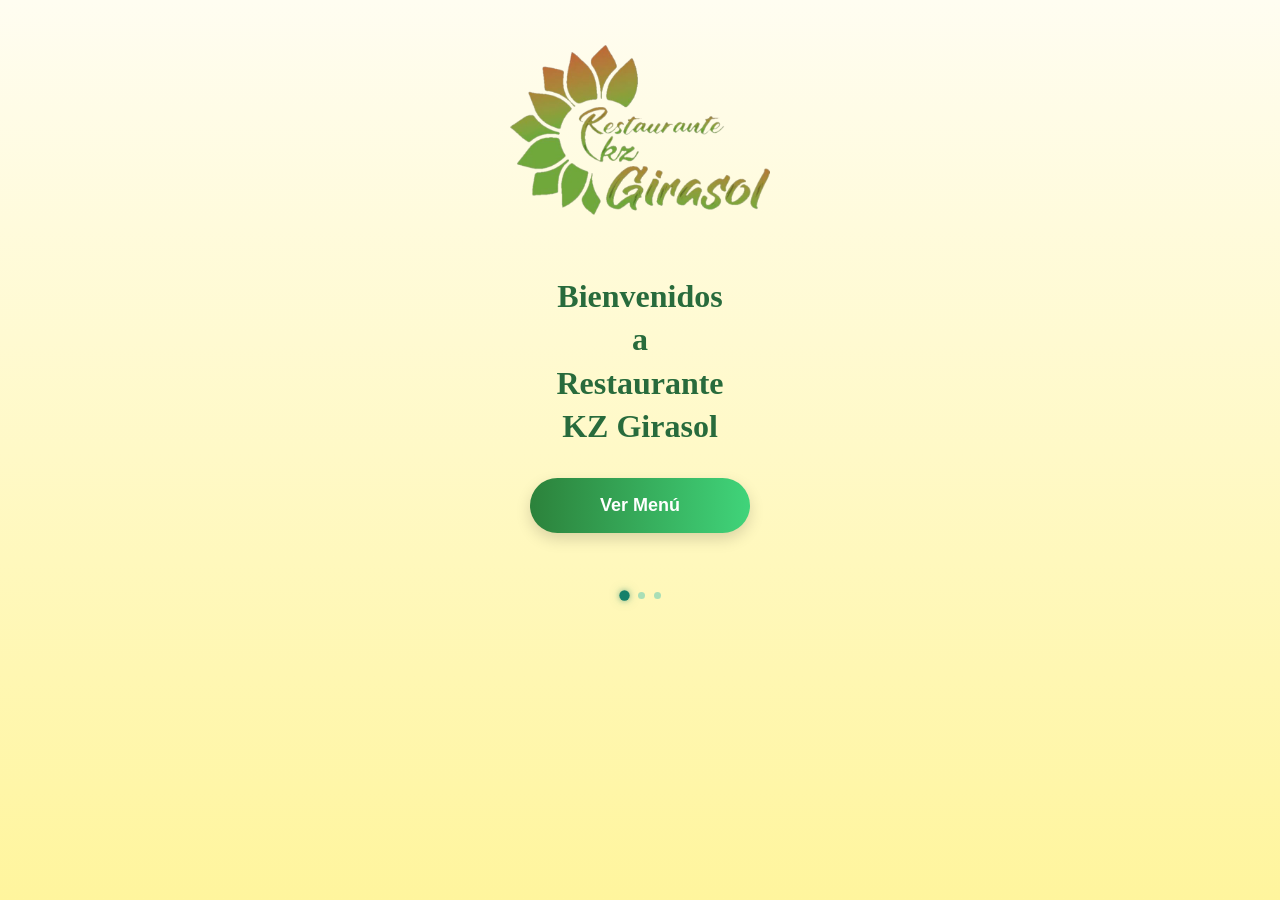
<file: index.html>
<!DOCTYPE html>
<html lang="en">
<head>
    <meta charset="UTF-8">
    <meta name="viewport" content="width=device-width, initial-scale=1.0">
    <link rel="stylesheet" href="./Estilos/style.css">
    <link rel="icon" type="image/png" href="./Logo KZ/IMG_20260806_122314.png">
    <title>KZ Girasol</title>
</head>
<body>
    <main class="home">
        <!-- LOGO DEL RESTAURANTE -->
         <img 
         src="Logo KZ/IMG_20260806_122314.png" 
         alt="Logo Restaurante KZ Girasol" 
         class="logo">

         <!-- SECCIÓN DE BIENVENIDA -->
        <section class="bienvenida">
        <!-- NOMBRE DEL RESTAURANTE -->
         <h1 class="titulo">
            Bienvenidos
            <br>
            a
            <br>
            Restaurante
            <br>
            KZ Girasol
         </h1>
        </section>
        <!-- BOTÓN PRINCIPAL -->
        <button class="btn-menu" id="btnMenu" type="button">
        <span class="texto-boton">
         Ver Menú
         </span>
          <span class="loader"></span>

</button>
        <!-- INDICADORES -->
         <div class="indicadores">
            <span class="indicador activo"></span>
            
            <span class="indicador"></span>
           
            <span class="indicador"></span>
         </div> 
    </main>
<script src="Funciones/funciones.js"></script>
</body>
</html>
</file>
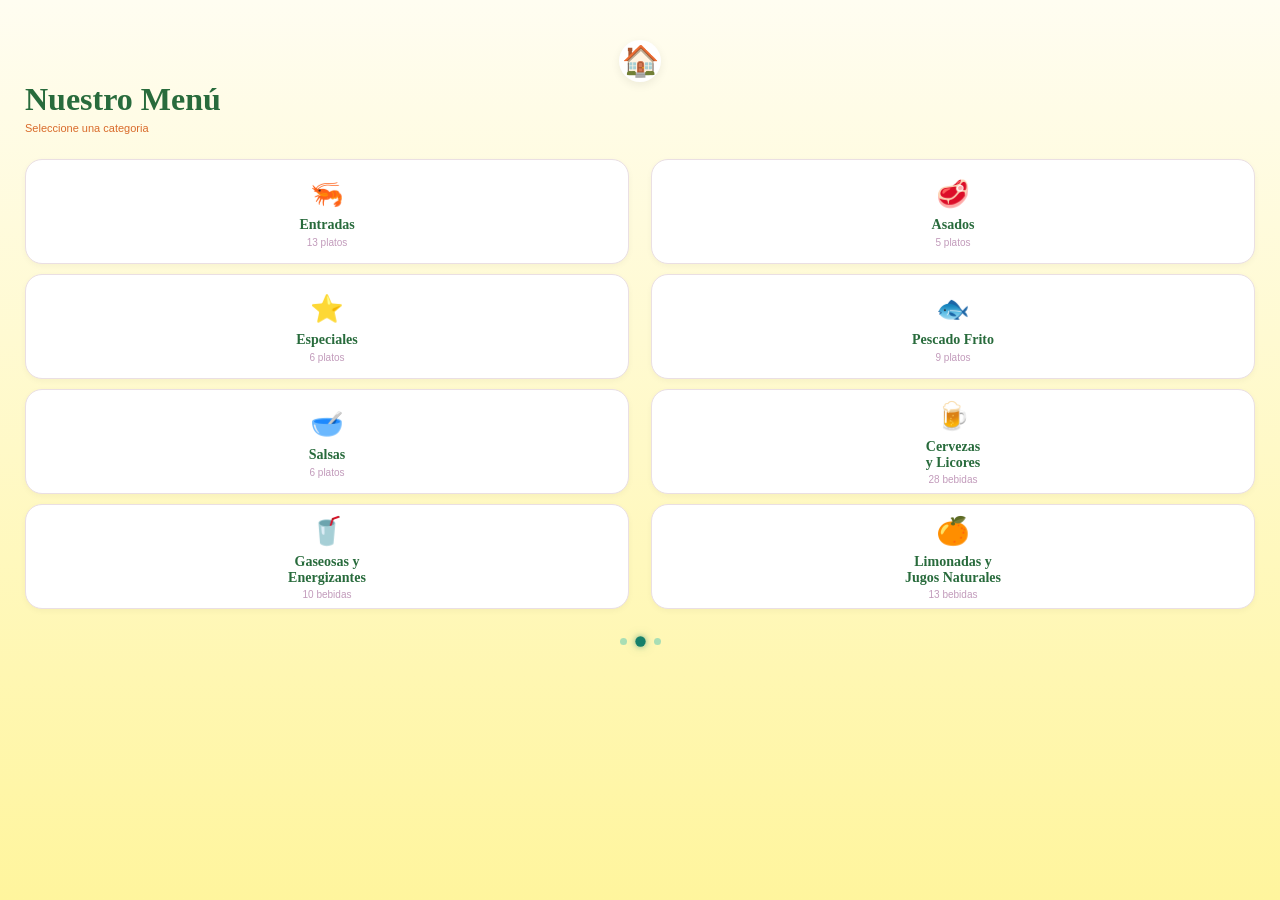
<file: menu.html>
<!DOCTYPE html>
<html lang="en">
<head>
    <meta charset="UTF-8">
    <meta name="viewport" content="width=device-width, initial-scale=1.0">
    <title>Nuestro Menu</title>
    <link rel="stylesheet" href="./Estilos/style1.css">
    <link rel="icon" type="image/png" href="./Logo KZ/IMG_20260806_122314.png">
</head>
<body>
    <!-- ==========================================
         DASHBOARD / MENÚ PRINCIPAL
         ========================================== -->
<main class="menu-container">


        <!-- ==========================================
             BOTÓN PARA VOLVER AL HOME
             ========================================== -->

        <a
            href="index.html"
            class="btn-regresar"
            aria-label="Volver al inicio"
        >
            🏠
        </a>
            <span class="loader-regresar"></span>

        </a>
 <!-- ======================================
             ENCABEZADO
             ====================================== -->
    <header class="menu-header">
        <h1>
            Nuestro Menú
        </h1>

        <p>
            Seleccione una categoria
        </p>

    </header>
  <!-- ======================================
             CATEGORÍAS
             ====================================== -->
     <section class="categorias">


            <!-- ==================================
                 ENTRADAS
                 ================================== -->

            <a
                href="Menus/Entrada.html"
                class="categoria-card"
            >

                <div class="icono">
                    🦐
                </div>

                <h2>
                    Entradas
                </h2>

                <span>
                    13 platos
                </span>

            </a>


            <!-- ==================================
                 ASADOS
                 ================================== -->

            <a
                href="Menus/Asados.html"
                class="categoria-card"
            >

                <div class="icono">
                    🥩
                </div>

                <h2>
                    Asados
                </h2>

                <span>
                    5 platos
                </span>

            </a>


            <!-- ==================================
                 ESPECIALES
                 ================================== -->

            <a
                href="Menus/Especiales.html"
                class="categoria-card"
            >

                <div class="icono">
                    ⭐
                </div>

                <h2>
                    Especiales
                </h2>

                <span>
                    6 platos
                </span>

            </a>


            <!-- ==================================
                 PESCADO FRITO
                 ================================== -->

            <a
                href="Menus/PescadoFrito.html"
                class="categoria-card"
            >

                <div class="icono">
                    🐟
                </div>

                <h2>
                    Pescado Frito
                </h2>

                <span>
                    9 platos
                </span>

            </a>


            <!-- ==================================
                 SALSAS
                 ================================== -->

            <a
                href="Menus/Salsas.html"
                class="categoria-card"
            >

                <div class="icono">
                    🥣
                </div>

                <h2>
                    Salsas
                </h2>

                <span>
                    6 platos
                </span>

            </a>


            <!-- ==================================
                 CERVEZAS Y LICORES
                 ================================== -->

            <a
                href="Menus/LicoresyCervezas.html"
                class="categoria-card"
            >

                <div class="icono">
                    🍺
                </div>

                <h2>
                    Cervezas
                    <br>
                    y Licores
                </h2>

                <span>
                    28 bebidas
                </span>

            </a>


            <!-- ==================================
                 GASEOSAS Y ENERGIZANTES
                 ================================== -->

            <a
                href="Menus/GaseosayEnegizantes.html"
                class="categoria-card"
            >

                <div class="icono">
                    🥤
                </div>

                <h2>
                    Gaseosas y
                    <br>
                    Energizantes
                </h2>

                <span>
                    10 bebidas
                </span>

            </a>


            <!-- ==================================
                 LIMONADAS Y JUGOS NATURALES
                 ================================== -->

            <a
                href="Menus/LimonadasyJugosNaturales.html"
                class="categoria-card"
            >

                <div class="icono">
                    🍊
                </div>

                <h2>
                    Limonadas y
                    <br>
                    Jugos Naturales
                </h2>

                <span>
                    13 bebidas
                </span>

            </a>
        </section>
        <!-- INDICADORES -->
         <div class="indicadores">
            <span class="indicador"></span>
            
            <span class="indicador activo"></span>
           
            <span class="indicador"></span>
         </div> 
</main>
<script src="Funciones/funciones.js"></script>
</body>
</html>
</file>
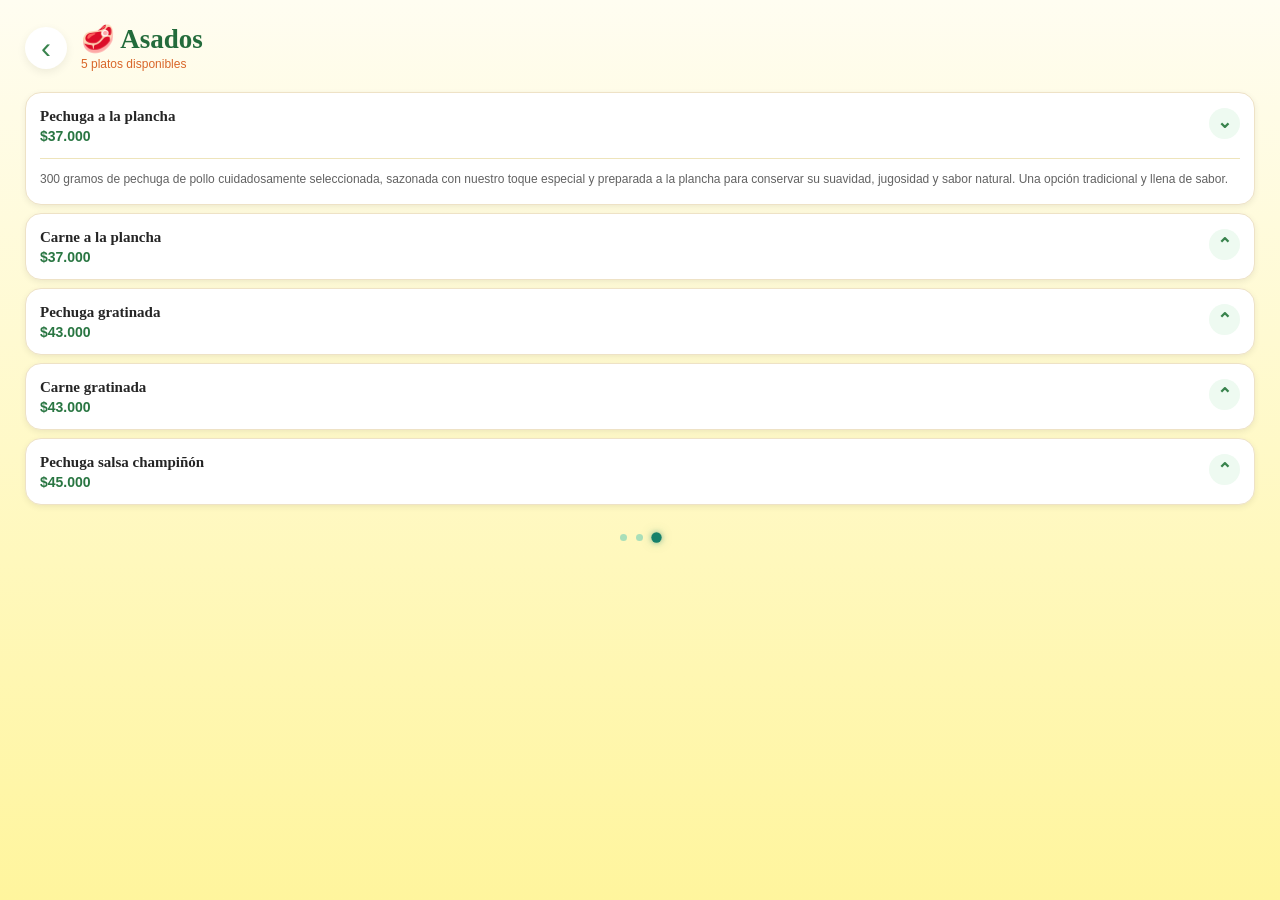
<file: Menus/Asados.html>
<!DOCTYPE html>
<html lang="es">

<head>

    <meta charset="UTF-8">
    <meta
        name="viewport"
        content="width=device-width, initial-scale=1.0"
    >
    <title>Asados - KZ Girasol</title>
    <link rel="stylesheet" href="../Estilos/style1.css">
    <link rel="icon" type="image/png" href="../Logo KZ/IMG_20260806_122314.png">

</head>


<body>

    <main class="productos-container">


        <!-- ==========================================
             ENCABEZADO
             ========================================== -->

        <header class="productos-header">


            <!-- VOLVER AL MENÚ -->

            <a
                href="../menu.html"
                class="btn-regresar"
                aria-label="Volver al menú"
            >
                ‹
            </a>


            <!-- NOMBRE DE LA CATEGORÍA -->

            <div class="categoria-info">

                <h1>
                    🥩 Asados
                </h1>

                <p>
                    5 platos disponibles
                </p>

            </div>

        </header>


        <!-- ==========================================
             LISTA DE ASADOS
             ========================================== -->

        <section class="productos-lista">


            <!-- ======================================
                 1. PECHUGA A LA PLANCHA
                 ====================================== -->

            <details
                class="producto-card"
                open
            >

                <summary>

                    <div class="producto-info">

                        <h2>
                            Pechuga a la plancha
                        </h2>

                        <strong>
                            $37.000
                        </strong>

                    </div>

                    <span class="flecha"></span>

                </summary>


                <div class="producto-descripcion">

                    <p>
                        300 gramos de pechuga de pollo
                        cuidadosamente seleccionada, sazonada
                        con nuestro toque especial y preparada
                        a la plancha para conservar su suavidad,
                        jugosidad y sabor natural. Una opción
                        tradicional y llena de sabor.
                    </p>

                </div>

            </details>



            <!-- ======================================
                 2. CARNE A LA PLANCHA
                 ====================================== -->

            <details class="producto-card">

                <summary>

                    <div class="producto-info">

                        <h2>
                            Carne a la plancha
                        </h2>

                        <strong>
                            $37.000
                        </strong>

                    </div>

                    <span class="flecha"></span>

                </summary>


                <div class="producto-descripcion">

                    <p>
                        300 gramos de carne seleccionada,
                        sazonada con nuestro toque especial
                        y preparada a la plancha para resaltar
                        su sabor, aroma y jugosidad. Una
                        experiencia ideal para los amantes
                        de la buena carne.
                    </p>

                </div>

            </details>



            <!-- ======================================
                 3. PECHUGA GRATINADA
                 ====================================== -->

            <details class="producto-card">

                <summary>

                    <div class="producto-info">

                        <h2>
                            Pechuga gratinada
                        </h2>

                        <strong>
                            $43.000
                        </strong>

                    </div>

                    <span class="flecha"></span>

                </summary>


                <div class="producto-descripcion">

                    <p>
                        300 gramos de pechuga de pollo
                        preparada a la plancha, cubierta
                        con una deliciosa capa de queso
                        gratinado que aporta una textura
                        cremosa y un sabor irresistible
                        en cada bocado.
                    </p>

                </div>

            </details>



            <!-- ======================================
                 4. CARNE GRATINADA
                 ====================================== -->

            <details class="producto-card">

                <summary>

                    <div class="producto-info">

                        <h2>
                            Carne gratinada
                        </h2>

                        <strong>
                            $43.000
                        </strong>

                    </div>

                    <span class="flecha"></span>

                </summary>


                <div class="producto-descripcion">

                    <p>
                        300 gramos de carne seleccionada
                        preparada a la plancha y cubierta
                        con queso gratinado, combinando
                        el sabor tradicional de la carne
                        con una textura cremosa y deliciosa.
                    </p>

                </div>

            </details>



            <!-- ======================================
                 5. PECHUGA SALSA CHAMPIÑÓN
                 ====================================== -->

            <details class="producto-card">

                <summary>

                    <div class="producto-info">

                        <h2>
                            Pechuga salsa champiñón
                        </h2>

                        <strong>
                            $45.000
                        </strong>

                    </div>

                    <span class="flecha"></span>

                </summary>


                <div class="producto-descripcion">

                    <p>
                        300 gramos de pechuga de pollo
                        a la plancha, acompañada de una
                        cremosa salsa de champiñones
                        frescos preparada con nuestro
                        toque especial, una combinación
                        de sabores suaves y auténticos
                        que se disfrutan con la brisa
                        y el encanto del Caribe.
                    </p>

                </div>

            </details>


        </section>


        <!-- ==========================================
             INDICADORES
             ========================================== -->

        <div class="indicadores">

            <span class="indicador"></span>

            <span class="indicador "></span>

            <span class="indicador activo"></span>

        </div>


    </main>

</body>

</html>
</file>
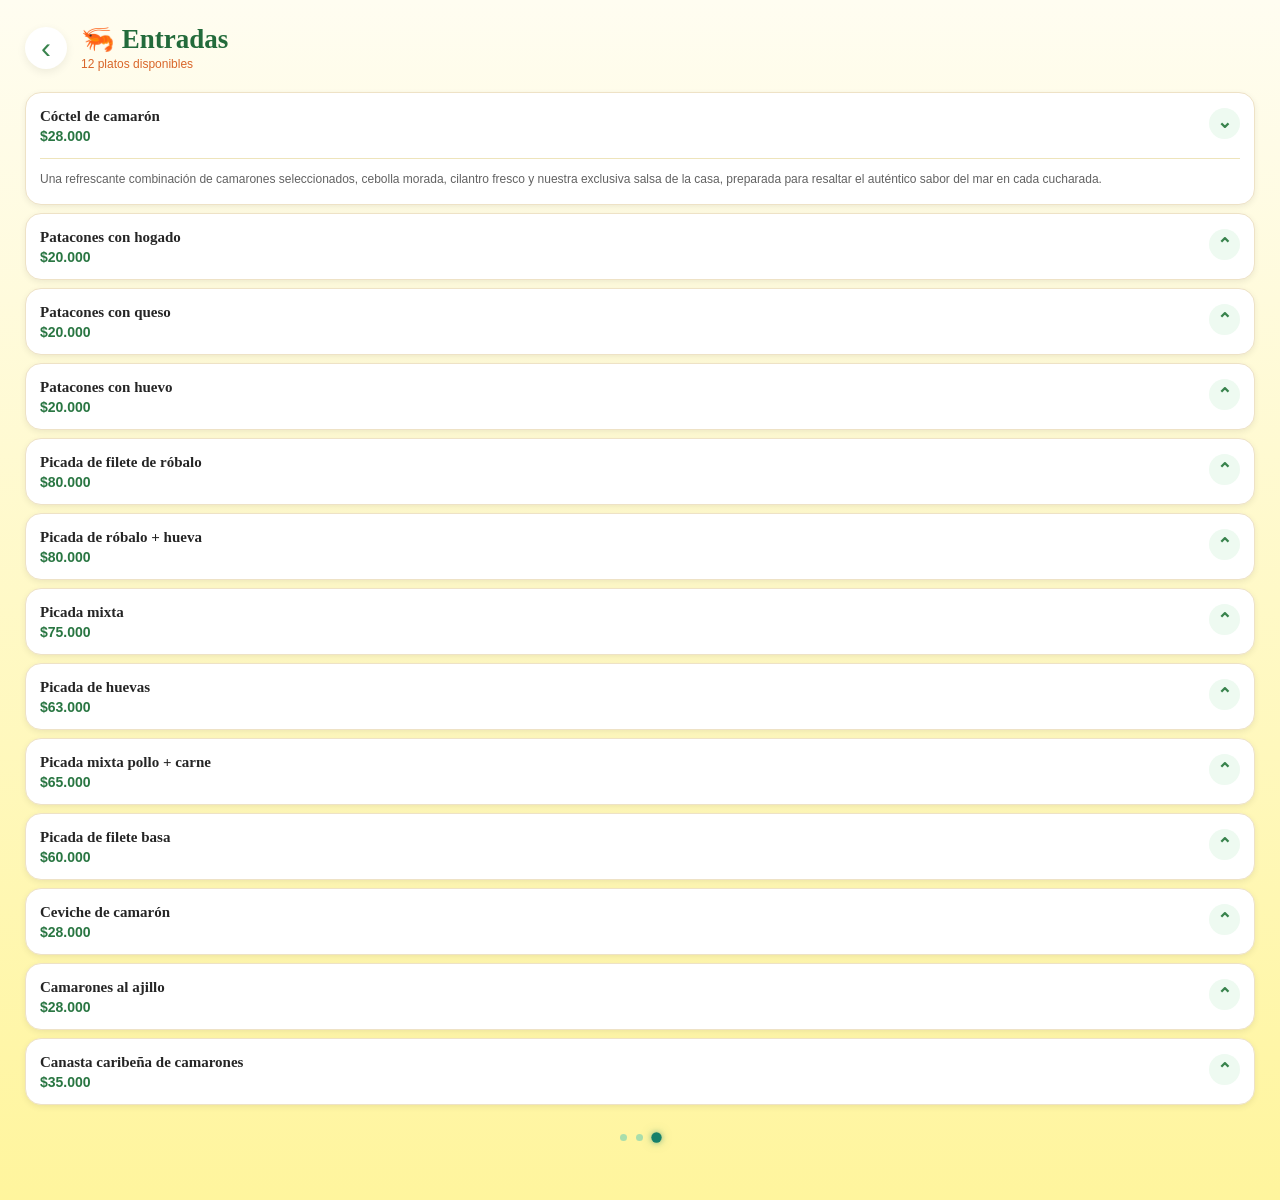
<file: Menus/Entrada.html>
<!DOCTYPE html>
<html lang="es">

<head>

    <meta charset="UTF-8">

    <meta
        name="viewport"
        content="width=device-width, initial-scale=1.0"
    >

    <title>Entradas - KZ Girasol</title>
    <link rel="stylesheet" href="/Estilos/style1.css">
    <link rel="icon" type="image/png" href="../Logo KZ/IMG_20260806_122314.png">
</head>


<body>

    <main class="productos-container">

        <!-- ==========================================
             ENCABEZADO
             ========================================== -->

        <header class="productos-header">

            <!-- VOLVER AL MENÚ -->

            <a
                href="../menu.html"
                class="btn-regresar"
                aria-label="Volver al menú"
            >
                ‹
            </a>


            <!-- NOMBRE DE LA CATEGORÍA -->

            <div class="categoria-info">

                <h1>
                    🦐 Entradas
                </h1>

                <p>
                    12 platos disponibles
                </p>

            </div>

        </header>


        <!-- ==========================================
             LISTA DE ENTRADAS
             ========================================== -->

        <section class="productos-lista">


            <!-- ======================================
                 1. CÓCTEL DE CAMARÓN
                 ====================================== -->

            <details class="producto-card" open>

                <summary>

                    <div class="producto-info">

                        <h2>
                            Cóctel de camarón
                        </h2>

                        <strong>
                            $28.000
                        </strong>

                    </div>

                    <span class="flecha"></span>

                </summary>


                <div class="producto-descripcion">

                    <p>
                        Una refrescante combinación de camarones
                        seleccionados, cebolla morada, cilantro fresco
                        y nuestra exclusiva salsa de la casa, preparada
                        para resaltar el auténtico sabor del mar en cada
                        cucharada.
                    </p>

                </div>

            </details>


            <!-- ======================================
                 2. PATACONES CON HOGADO
                 ====================================== -->

            <details class="producto-card">

                <summary>

                    <div class="producto-info">

                        <h2>
                            Patacones con hogado
                        </h2>

                        <strong>
                            $20.000
                        </strong>

                    </div>

                    <span class="flecha"></span>

                </summary>


                <div class="producto-descripcion">

                    <p>
                        Crujientes patacones de plátano verde,
                        acompañados de nuestro hogado tradicional
                        preparado con tomate, cebolla y especias
                        frescas. Un clásico colombiano perfecto
                        para compartir.
                    </p>

                </div>

            </details>


            <!-- ======================================
                 3. PATACONES CON QUESO
                 ====================================== -->

            <details class="producto-card">

                <summary>

                    <div class="producto-info">

                        <h2>
                            Patacones con queso
                        </h2>

                        <strong>
                            $20.000
                        </strong>

                    </div>

                    <span class="flecha"></span>

                </summary>


                <div class="producto-descripcion">

                    <p>
                        Crujientes patacones de plátano verde,
                        acompañados de auténtico queso costeño
                        tradicional, que aporta el inconfundible
                        sabor de la cocina caribeña. Una combinación
                        sencilla, deliciosa y llena de tradición.
                    </p>

                </div>

            </details>


            <!-- ======================================
                 4. PATACONES CON HUEVO
                 ====================================== -->

            <details class="producto-card">

                <summary>

                    <div class="producto-info">

                        <h2>
                            Patacones con huevo
                        </h2>

                        <strong>
                            $20.000
                        </strong>

                    </div>

                    <span class="flecha"></span>

                </summary>


                <div class="producto-descripcion">

                    <p>
                        Crujientes patacones de plátano verde,
                        acompañados de huevos pericos preparados
                        al momento con tomate y cebolla. Una
                        combinación tradicional que resalta los
                        auténticos sabores de Restaurante Girasol.
                    </p>

                </div>

            </details>


            <!-- ======================================
                 5. PICADA DE FILETE DE RÓBALO
                 ====================================== -->

            <details class="producto-card">

                <summary>

                    <div class="producto-info">

                        <h2>
                            Picada de filete de róbalo
                        </h2>

                        <strong>
                            $80.000
                        </strong>

                    </div>

                    <span class="flecha"></span>

                </summary>


                <div class="producto-descripcion">

                    <p>
                        Exquisitos trozos de filete de róbalo,
                        cuidadosamente sazonados y preparados al
                        momento para conservar su textura suave y
                        su inconfundible sabor. Acompañada de
                        crujientes patacones y ensalada del día.
                    </p>

                </div>

            </details>


            <!-- ======================================
                 6. PICADA DE RÓBALO + HUEVA
                 ====================================== -->

            <details class="producto-card">

                <summary>

                    <div class="producto-info">

                        <h2>
                            Picada de róbalo + hueva
                        </h2>

                        <strong>
                            $80.000
                        </strong>

                    </div>

                    <span class="flecha"></span>

                </summary>


                <div class="producto-descripcion">

                    <p>
                        Una exquisita combinación de róbalo y hueva
                        de pescado, preparada con el sabor tradicional
                        de nuestra cocina costera. Acompañada de
                        crujientes patacones y ensalada del día.
                    </p>

                </div>

            </details>


            <!-- ======================================
                 7. PICADA MIXTA
                 ====================================== -->

            <details class="producto-card">

                <summary>

                    <div class="producto-info">

                        <h2>
                            Picada mixta
                        </h2>

                        <strong>
                            $75.000
                        </strong>

                    </div>

                    <span class="flecha"></span>

                </summary>


                <div class="producto-descripcion">

                    <p>
                        La combinación perfecta entre hueva de
                        pescado y tierno filete de basa,
                        cuidadosamente preparados para ofrecer
                        una experiencia llena de sabor. Acompañada
                        de crujientes patacones y ensalada del día.
                    </p>

                </div>

            </details>


            <!-- ======================================
                 8. PICADA DE HUEVAS
                 ====================================== -->

            <details class="producto-card">

                <summary>

                    <div class="producto-info">

                        <h2>
                            Picada de huevas
                        </h2>

                        <strong>
                            $63.000
                        </strong>

                    </div>

                    <span class="flecha"></span>

                </summary>


                <div class="producto-descripcion">

                    <p>
                        Huevas de pescado seleccionadas y preparadas
                        al estilo tradicional, con una textura y sabor
                        que representan lo mejor de la gastronomía
                        del Caribe. Acompañadas de crujientes patacones
                        y ensalada del día.
                    </p>

                </div>

            </details>


            <!-- ======================================
                 9. PICADA MIXTA POLLO + CARNE
                 ====================================== -->

            <details class="producto-card">

                <summary>

                    <div class="producto-info">

                        <h2>
                            Picada mixta pollo + carne
                        </h2>

                        <strong>
                            $65.000
                        </strong>

                    </div>

                    <span class="flecha"></span>

                </summary>


                <div class="producto-descripcion">

                    <p>
                        Jugosos trozos de pechuga de pollo y carne
                        de res, perfectamente sazonados y preparados
                        a la plancha para disfrutar de dos sabores
                        en un solo plato. Acompañada de crujientes
                        patacones y ensalada del día.
                    </p>

                </div>

            </details>


            <!-- ======================================
                 10. PICADA DE FILETE DE BASA
                 ====================================== -->

            <details class="producto-card">

                <summary>

                    <div class="producto-info">

                        <h2>
                            Picada de filete basa
                        </h2>

                        <strong>
                            $60.000
                        </strong>

                    </div>

                    <span class="flecha"></span>

                </summary>


                <div class="producto-descripcion">

                    <p>
                        Tiernos trozos de filete de basa,
                        delicadamente sazonados y cocinados al
                        punto para conservar su suavidad y sabor.
                        Acompañados de crujientes patacones y
                        ensalada del día.
                    </p>

                </div>

            </details>


            <!-- ======================================
                 11. CEVICHE DE CAMARÓN
                 ====================================== -->

            <details class="producto-card">

                <summary>

                    <div class="producto-info">

                        <h2>
                            Ceviche de camarón
                        </h2>

                        <strong>
                            $28.000
                        </strong>

                    </div>

                    <span class="flecha"></span>

                </summary>


                <div class="producto-descripcion">

                    <p>
                        Camarones seleccionados marinados en limón
                        fresco, acompañados de cebolla, cilantro
                        fresco y ají dulce, con nuestra preparación
                        especial de la casa. Una combinación
                        refrescante, llena de sabor y tradición
                        caribeña que resalta la frescura del mar
                        en cada bocado.
                    </p>

                </div>

            </details>


            <!-- ======================================
                 12. CAMARONES AL AJILLO
                 ====================================== -->

            <details class="producto-card">

                <summary>

                    <div class="producto-info">

                        <h2>
                            Camarones al ajillo
                        </h2>

                        <strong>
                            $28.000
                        </strong>

                    </div>

                    <span class="flecha"></span>

                </summary>


                <div class="producto-descripcion">

                    <p>
                        Camarones seleccionados salteados en una
                        deliciosa preparación al ajillo con ajo
                        fresco, especias de la casa y un toque
                        especial que resalta su sabor natural.
                        Un plato lleno de aroma y tradición,
                        ideal para disfrutar frente al mar.
                    </p>

                </div>

            </details>

                 <!-- ======================================
                 13. CANASTA CARIBEÑA DE CAMARONES

                 ====================================== -->

            <details
                class="producto-card"
            >

                <summary>

                    <div class="producto-info">

                        <h2>
                            Canasta caribeña de camarones
                        </h2>

                        <strong>
                            $35.000
                        </strong>

                    </div>

                    <span class="flecha"></span>

                </summary>


                <div class="producto-descripcion">

                    <p>
                    Crujiente canasta de patacón verde, 
                    rellena con nuestros camarones en encocado, 
                    preparados con el sazón de la casa 
                    y un toque de especias caribeñas. 
                    Una combinación de sabores costeños, 
                    perfecta para disfrutar frente al mar.
                    </p>

                </div>

            </details>



        </section>
                <!-- INDICADORES -->
         <div class="indicadores">
            <span class="indicador"></span>
            
            <span class="indicador"></span>
           
            <span class="indicador activo "></span>
         </div> 
    </main>

</body>

</html>
</file>
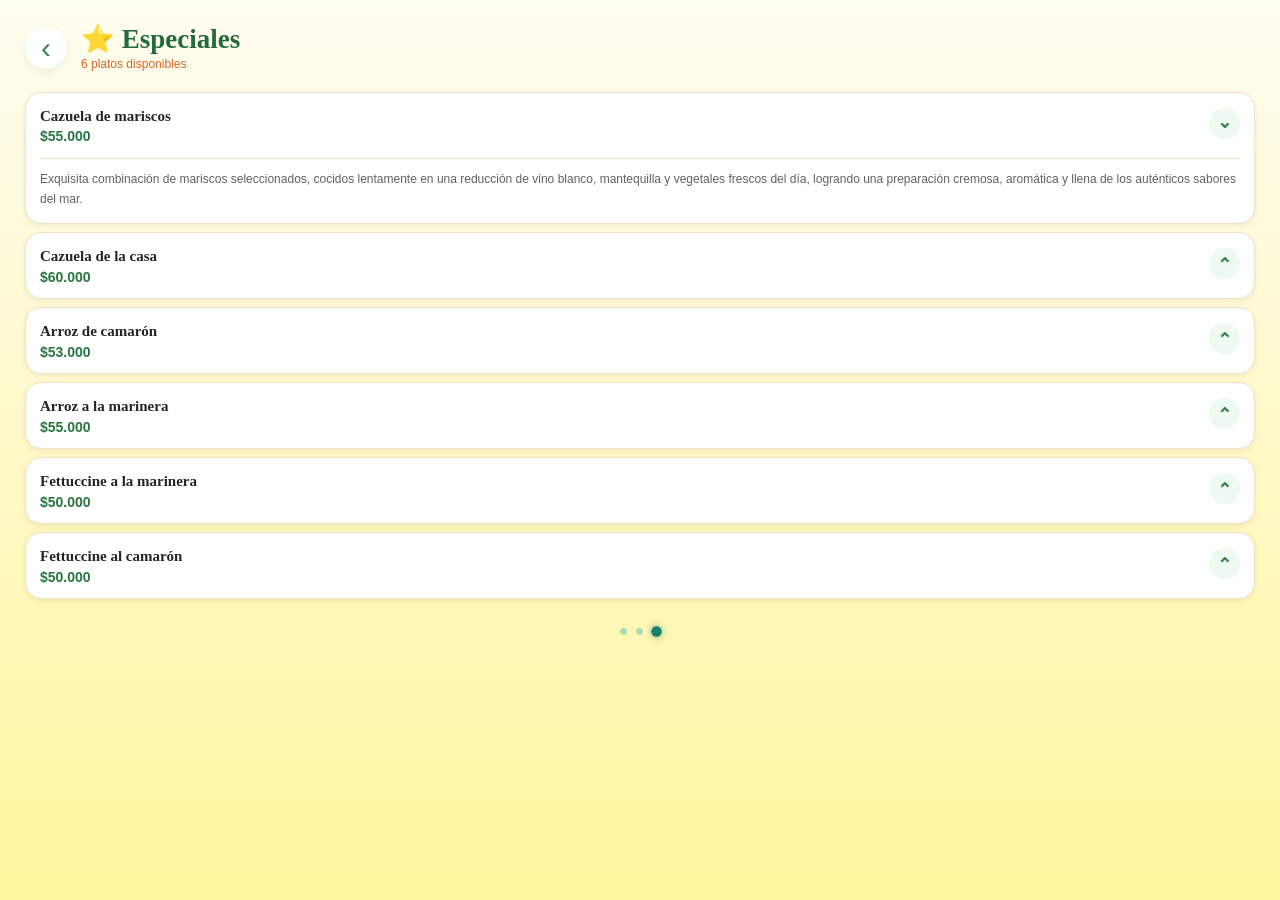
<file: Menus/Especiales.html>
<!DOCTYPE html>
<html lang="es">

<head>

    <meta charset="UTF-8">

    <meta
        name="viewport"
        content="width=device-width, initial-scale=1.0"
    >
    <title>Especiales - KZ Girasol</title>
    <link rel="stylesheet" href="../Estilos/style1.css">
    <link rel="icon" type="image/png" href="../Logo KZ/IMG_20260806_122314.png">

</head>


<body>

    <main class="productos-container">


        <!-- ==========================================
             ENCABEZADO
             ========================================== -->

        <header class="productos-header">

            <!-- VOLVER AL MENÚ -->

            <a
                href="../menu.html"
                class="btn-regresar"
                aria-label="Volver al menú"
            >
                ‹
            </a>


            <!-- INFORMACIÓN DE LA CATEGORÍA -->

            <div class="categoria-info">

                <h1>
                    ⭐ Especiales
                </h1>

                <p>
                    6 platos disponibles
                </p>

            </div>

        </header>


        <!-- ==========================================
             LISTA DE ESPECIALES
             ========================================== -->

        <section class="productos-lista">


            <!-- ======================================
                 1. CAZUELA DE MARISCOS
                 ====================================== -->

            <details
                class="producto-card"
                open
            >

                <summary>

                    <div class="producto-info">

                        <h2>
                            Cazuela de mariscos
                        </h2>

                        <strong>
                            $55.000
                        </strong>

                    </div>

                    <span class="flecha"></span>

                </summary>


                <div class="producto-descripcion">

                    <p>
                        Exquisita combinación de mariscos
                        seleccionados, cocidos lentamente
                        en una reducción de vino blanco,
                        mantequilla y vegetales frescos
                        del día, logrando una preparación
                        cremosa, aromática y llena de los
                        auténticos sabores del mar.
                    </p>

                </div>

            </details>



            <!-- ======================================
                 2. CAZUELA DE LA CASA
                 ====================================== -->

            <details class="producto-card">

                <summary>

                    <div class="producto-info">

                        <h2>
                            Cazuela de la casa
                        </h2>

                        <strong>
                            $60.000
                        </strong>

                    </div>

                    <span class="flecha"></span>

                </summary>


                <div class="producto-descripcion">

                    <p>
                        Una exquisita combinación de
                        mariscos seleccionados, mejillones
                        y nuestro toque especial de zumo
                        de coco, preparados con ingredientes
                        frescos y sabores auténticos de
                        la costa. Una creación de la casa
                        que fusiona la suavidad del coco
                        con la frescura del mar Caribe
                        en cada cucharada.
                    </p>

                </div>

            </details>



            <!-- ======================================
                 3. ARROZ DE CAMARÓN
                 ====================================== -->

            <details class="producto-card">

                <summary>

                    <div class="producto-info">

                        <h2>
                            Arroz de camarón
                        </h2>

                        <strong>
                            $53.000
                        </strong>

                    </div>

                    <span class="flecha"></span>

                </summary>


                <div class="producto-descripcion">

                    <p>
                        Delicioso arroz preparado con
                        camarones seleccionados, sofrito
                        tradicional y nuestro sazón de
                        la casa, logrando una combinación
                        llena de aroma, color y sabor que
                        resalta la esencia de la cocina
                        caribeña.
                    </p>

                </div>

            </details>



            <!-- ======================================
                 4. ARROZ A LA MARINERA
                 ====================================== -->

            <details class="producto-card">

                <summary>

                    <div class="producto-info">

                        <h2>
                            Arroz a la marinera
                        </h2>

                        <strong>
                            $55.000
                        </strong>

                    </div>

                    <span class="flecha"></span>

                </summary>


                <div class="producto-descripcion">

                    <p>
                        Una exquisita preparación de arroz
                        con variedad de mariscos seleccionados,
                        cocinados con ingredientes frescos
                        y el toque especial de nuestra casa.
                        Un plato lleno de sabores del mar
                        que captura la tradición de la
                        cocina costera.
                    </p>

                </div>

            </details>


         <!-- ======================================
                 5. Fettuccine a la marinera
                 ====================================== -->

            <details
                class="producto-card"
            >

                <summary>

                    <div class="producto-info">

                        <h2>
                            Fettuccine a la marinera
                        </h2>

                        <strong>
                            $50.000
                        </strong>

                    </div>

                    <span class="flecha"></span>

                </summary>


                <div class="producto-descripcion">

                    <p>
                        Fettuccine acompañado de una
                         selección de frutos del mar, 
                        preparado con una cremosa salsa y
                         nuestro toque especial de la casa. 
                        Una combinación de sabores frescos y 
                        auténticos que lleva a la mesa 
                        toda la esencia de la cocina caribeña.
                    </p>

                </div>

            </details>

        
         <!-- ======================================
                 6. Fettuccine al camarón
                 ====================================== -->

            <details
                class="producto-card"
            >

                <summary>

                    <div class="producto-info">

                        <h2>
                            Fettuccine al camarón
                        </h2>

                        <strong>
                            $50.000
                        </strong>

                    </div>

                    <span class="flecha"></span>

                </summary>


                <div class="producto-descripcion">

                    <p>
                        Fettuccine acompañado de jugosos camarones,
                         preparados con nuestro sazón especial 
                        y una cremosa salsa que realza su sabor.
                         Un plato suave, delicioso y 
                        lleno de ese inconfundible 
                        toque del mar Caribe.
                    </p>

                </div>

            </details>

        </section>


        <!-- ==========================================
             INDICADORES
             ========================================== -->

        <div class="indicadores">

            <span class="indicador"></span>

            <span class="indicador"></span>

            <span class="indicador activo"></span>

        </div>


    </main>

</body>

</html>
</file>
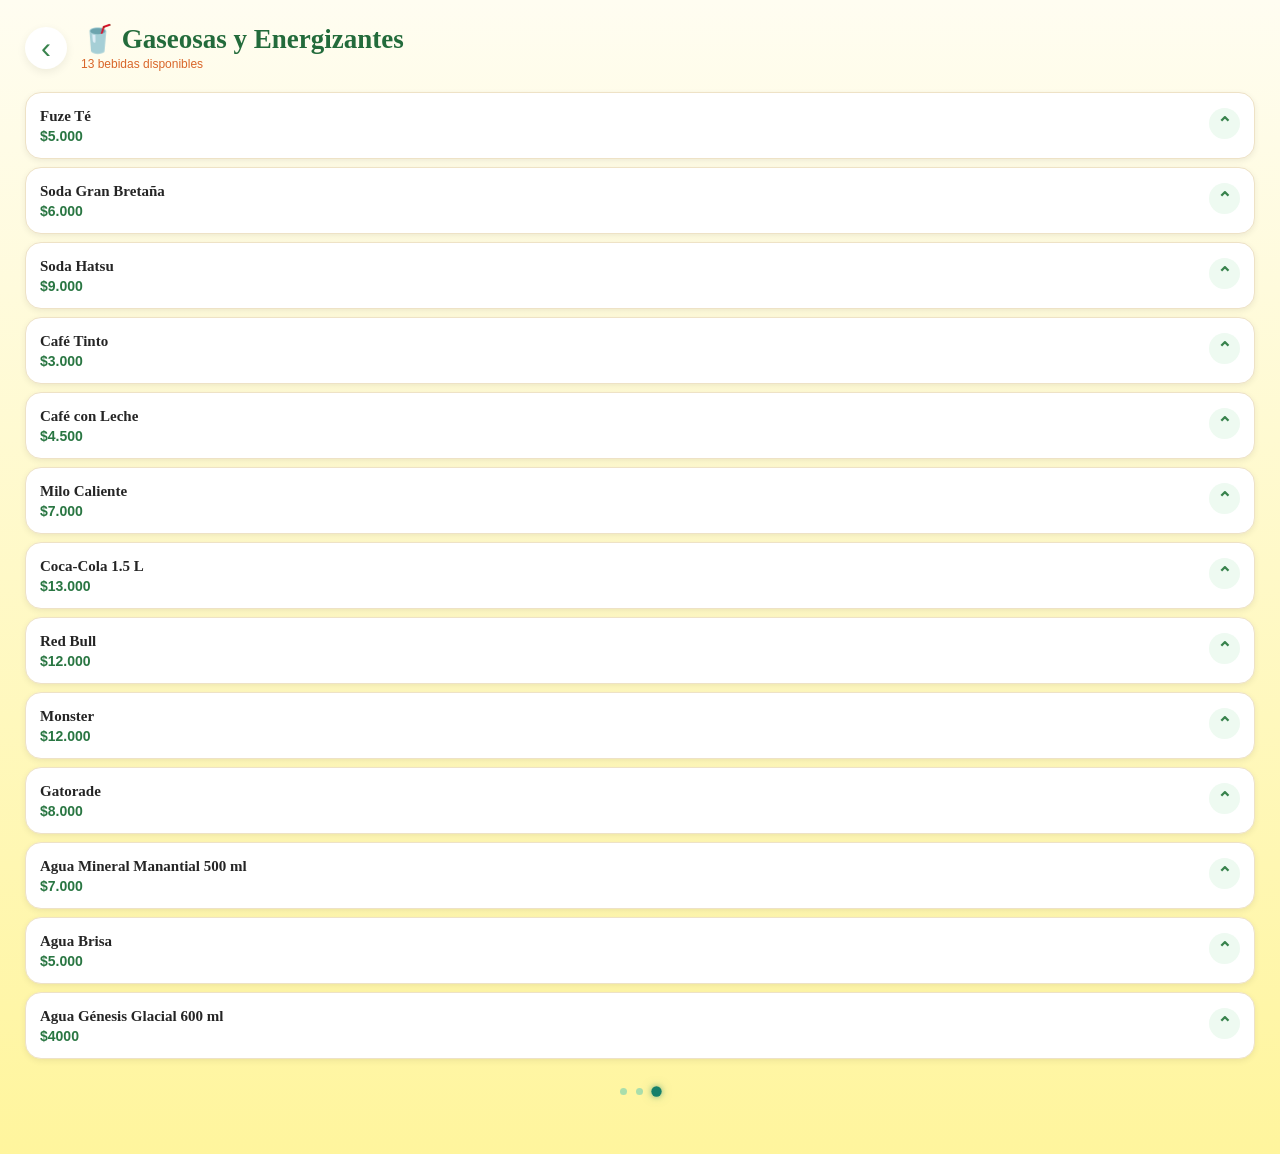
<file: Menus/GaseosayEnegizantes.html>
<!DOCTYPE html>
<html lang="es">

<head>

    <meta charset="UTF-8">

    <meta
        name="viewport"
        content="width=device-width, initial-scale=1.0"
    >
    <title>Gaseosas y Energizantes - KZ Girasol</title>
    <link rel="stylesheet" href="../Estilos/style1.css">
    <link rel="icon" type="image/png" href="../Logo KZ/IMG_20260806_122314.png">
</head>


<body>

    <main class="productos-container">


        <!-- ENCABEZADO -->

        <header class="productos-header">

            <a
                href="../menu.html"
                class="btn-regresar"
                aria-label="Volver al menú"
            >
                ‹
            </a>


            <div class="categoria-info">

                <h1>
                    🥤 Gaseosas y Energizantes
                </h1>

                <p>
                    13 bebidas disponibles
                </p>

            </div>

        </header>


        <!-- PRODUCTOS -->

        <section class="productos-lista">


            <!-- =========================
                 SODAS
                 ========================= -->


            <!-- 1 -->

            <details
                class="producto-card"
            >

                <summary>

                    <div class="producto-info">

                        <h2>
                            Fuze Té
                        </h2>

                        <strong>
                            $5.000
                        </strong>

                    </div>

                    <span class="flecha"></span>

                </summary>

            </details>


            <!-- 2 -->

            <details class="producto-card">

                <summary>

                    <div class="producto-info">

                        <h2>
                            Soda Gran Bretaña
                        </h2>

                        <strong>
                            $6.000
                        </strong>

                    </div>

                    <span class="flecha"></span>

                </summary>

            </details>


            <!-- 3 -->

            <details class="producto-card">

                <summary>

                    <div class="producto-info">

                        <h2>
                            Soda Hatsu
                        </h2>

                        <strong>
                            $9.000
                        </strong>

                    </div>

                    <span class="flecha"></span>

                </summary>

            </details>


            <!-- =========================
                 BEBIDAS CALIENTES
                 ========================= -->


            <!-- 4 -->

            <details class="producto-card">

                <summary>

                    <div class="producto-info">

                        <h2>
                            Café Tinto
                        </h2>

                        <strong>
                            $3.000
                        </strong>

                    </div>

                    <span class="flecha"></span>

                </summary>

            </details>


            <!-- 5 -->

            <details class="producto-card">

                <summary>

                    <div class="producto-info">

                        <h2>
                            Café con Leche
                        </h2>

                        <strong>
                            $4.500
                        </strong>

                    </div>

                    <span class="flecha"></span>

                </summary>

            </details>


            <!-- 6 -->

            <details class="producto-card">

                <summary>

                    <div class="producto-info">

                        <h2>
                            Milo Caliente
                        </h2>

                        <strong>
                            $7.000
                        </strong>

                    </div>

                    <span class="flecha"></span>

                </summary>

            </details>


            <!-- =========================
                 ENERGIZANTES
                 ========================= -->


            <!-- 7 -->

            <details class="producto-card">

                <summary>

                    <div class="producto-info">

                        <h2>
                            Coca-Cola 1.5 L
                        </h2>

                        <strong>
                            $13.000
                        </strong>

                    </div>

                    <span class="flecha"></span>

                </summary>

            </details>


            <!-- 8 -->

            <details class="producto-card">

                <summary>

                    <div class="producto-info">

                        <h2>
                            Red Bull
                        </h2>

                        <strong>
                            $12.000
                        </strong>

                    </div>

                    <span class="flecha"></span>

                </summary>

            </details>


            <!-- 9 -->

            <details class="producto-card">

                <summary>

                    <div class="producto-info">

                        <h2>
                            Monster
                        </h2>

                        <strong>
                            $12.000
                        </strong>

                    </div>

                    <span class="flecha"></span>

                </summary>

            </details>


            <!-- 10 -->

            <details class="producto-card">

                <summary>

                    <div class="producto-info">

                        <h2>
                            Gatorade
                        </h2>

                        <strong>
                            $8.000
                        </strong>

                    </div>

                    <span class="flecha"></span>

                </summary>

            </details>


            <!-- 11 -->

            <details class="producto-card">

                <summary>

                    <div class="producto-info">

                        <h2>
                            Agua Mineral Manantial 500 ml
                        </h2>

                        <strong>
                            $7.000
                        </strong>

                    </div>

                    <span class="flecha"></span>

                </summary>

            </details>


            <!-- 12 -->

            <details class="producto-card">

                <summary>

                    <div class="producto-info">

                        <h2>
                            Agua Brisa
                        </h2>

                        <strong>
                            $5.000
                        </strong>

                    </div>

                    <span class="flecha"></span>

                </summary>

            </details>


            <!-- 13 -->

            <details class="producto-card">

                <summary>

                    <div class="producto-info">

                        <h2>
                            Agua Génesis Glacial 600 ml
                        </h2>

                        <strong>
                            $4000
                        </strong>

                    </div>

                    <span class="flecha"></span>

                </summary>

            </details>


        </section>
            <!-- INDICADORES -->
         <div class="indicadores">
            <span class="indicador"></span>
            
            <span class="indicador"></span>
           
            <span class="indicador activo"></span>
         </div> 
    </main>

</body>

</html>
</file>
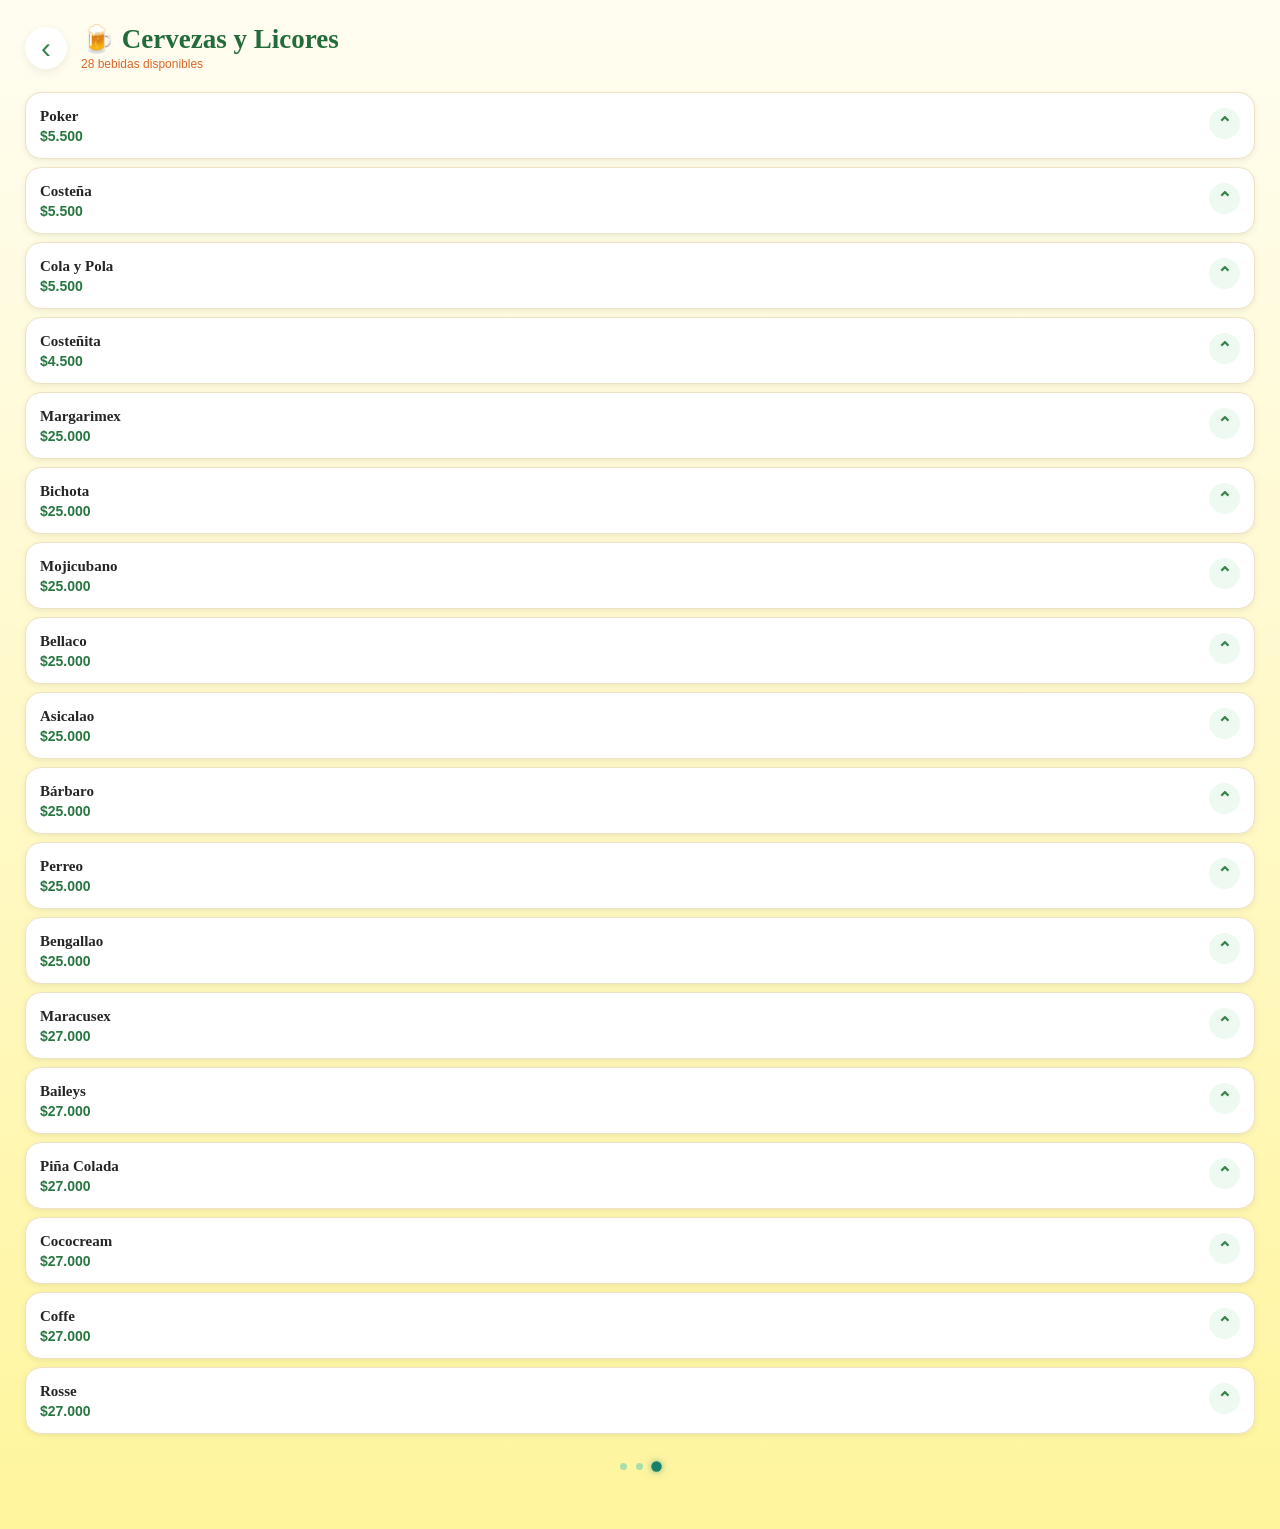
<file: Menus/LicoresyCervezas.html>
<!DOCTYPE html>
<html lang="es">

<head>

    <meta charset="UTF-8">

    <meta
        name="viewport"
        content="width=device-width, initial-scale=1.0"
    >
    <title>Licores y Cervezas - KZ Girasol</title>
    <link rel="stylesheet" href="../Estilos/style1.css">
    <link rel="icon" type="image/png" href="../Logo KZ/IMG_20260806_122314.png">
</head>


<body>

    <main class="productos-container">

        <!-- ==========================================
             ENCABEZADO
             ========================================== -->

        <header class="productos-header">

            <!-- VOLVER AL MENÚ -->

            <a
                href="../menu.html"
                class="btn-regresar"
                aria-label="Volver al menú"
            >
                ‹
            </a>


            <!-- INFORMACIÓN DE LA CATEGORÍA -->

            <div class="categoria-info">

                <h1>
                    🍺 Cervezas y Licores
                </h1>

                <p>
                    28 bebidas disponibles
                </p>

            </div>

        </header>


        <!-- ==========================================
             LISTA DE PRODUCTOS
             ========================================== -->

        <section class="productos-lista">


            <!-- ======================================
                 1. POKER
                 PRIMER PRODUCTO → ABIERTO
                 ====================================== -->

            <details
                class="producto-card"
            >

                <summary>

                    <div class="producto-info">

                        <h2>
                            Poker
                        </h2>

                        <strong>
                            $5.500
                        </strong>

                    </div>

                    <span class="flecha"></span>

                </summary>

            </details>


            <!-- ======================================
                 2. COSTEÑA
                 ====================================== -->

            <details class="producto-card">

                <summary>

                    <div class="producto-info">

                        <h2>
                            Costeña
                        </h2>

                        <strong>
                            $5.500
                        </strong>

                    </div>

                    <span class="flecha"></span>

                </summary>

            </details>


            <!-- ======================================
                 3. COLA Y POLA
                 ====================================== -->

            <details class="producto-card">

                <summary>

                    <div class="producto-info">

                        <h2>
                            Cola y Pola
                        </h2>

                        <strong>
                            $5.500
                        </strong>

                    </div>

                    <span class="flecha"></span>

                </summary>

            </details>


            <!-- ======================================
                 4. COSTEÑITA
                 ====================================== -->

            <details class="producto-card">

                <summary>

                    <div class="producto-info">

                        <h2>
                            Costeñita
                        </h2>

                        <strong>
                            $4.500
                        </strong>

                    </div>

                    <span class="flecha"></span>

                </summary>

            </details>


            <!-- ======================================
                 CÓCTELES REFRESCANTES
                 ====================================== -->


            <!-- 5. MARGARIMEX -->

            <details class="producto-card">

                <summary>

                    <div class="producto-info">

                        <h2>
                            Margarimex
                        </h2>

                        <strong>
                            $25.000
                        </strong>

                    </div>

                    <span class="flecha"></span>

                </summary>

                <div class="producto-descripcion">

                    <p>
                        Tequila, triple sec, limón
                        + 10% vol.
                    </p>

                </div>

            </details>


            <!-- 6. BICHOTA -->

            <details class="producto-card">

                <summary>

                    <div class="producto-info">

                        <h2>
                            Bichota
                        </h2>

                        <strong>
                            $25.000
                        </strong>

                    </div>

                    <span class="flecha"></span>

                </summary>

                <div class="producto-descripcion">

                    <p>
                        Champagne rosé, frutos rojos
                        + 10% vol.
                    </p>

                </div>

            </details>


            <!-- 7. MOJICUBANO -->

            <details class="producto-card">

                <summary>

                    <div class="producto-info">

                        <h2>
                            Mojicubano
                        </h2>

                        <strong>
                            $25.000
                        </strong>

                    </div>

                    <span class="flecha"></span>

                </summary>

                <div class="producto-descripcion">

                    <p>
                        Ron, limón, menta
                        + 10% vol.
                    </p>

                </div>

            </details>


            <!-- 8. BELLACO -->

            <details class="producto-card">

                <summary>

                    <div class="producto-info">

                        <h2>
                            Bellaco
                        </h2>

                        <strong>
                            $25.000
                        </strong>

                    </div>

                    <span class="flecha"></span>

                </summary>

                <div class="producto-descripcion">

                    <p>
                        Ginebra, lulo, vodka
                        + 10% vol.
                    </p>

                </div>

            </details>


            <!-- 9. ASICALAO -->

            <details class="producto-card">

                <summary>

                    <div class="producto-info">

                        <h2>
                            Asicalao
                        </h2>

                        <strong>
                            $25.000
                        </strong>

                    </div>

                    <span class="flecha"></span>

                </summary>

                <div class="producto-descripcion">

                    <p>
                        Coñac, arándanos, sandía
                        + 10% vol.
                    </p>

                </div>

            </details>


            <!-- 10. BÁRBARO -->

            <details class="producto-card">

                <summary>

                    <div class="producto-info">

                        <h2>
                            Bárbaro
                        </h2>

                        <strong>
                            $25.000
                        </strong>

                    </div>

                    <span class="flecha"></span>

                </summary>

                <div class="producto-descripcion">

                    <p>
                        Whisky, Walker, Ron Total,
                        Kola Román + 10% vol.
                    </p>

                </div>

            </details>


            <!-- 11. PERREO -->

            <details class="producto-card">

                <summary>

                    <div class="producto-info">

                        <h2>
                            Perreo
                        </h2>

                        <strong>
                            $25.000
                        </strong>

                    </div>

                    <span class="flecha"></span>

                </summary>

                <div class="producto-descripcion">

                    <p>
                        Whisky, sandía, tónica
                        + 10% vol.
                    </p>

                </div>

            </details>


            <!-- 12. BENGALLAO -->

            <details class="producto-card">

                <summary>

                    <div class="producto-info">

                        <h2>
                            Bengallao
                        </h2>

                        <strong>
                            $25.000
                        </strong>

                    </div>

                    <span class="flecha"></span>

                </summary>

                <div class="producto-descripcion">

                    <p>
                        Whisky, Bon Bon Bum
                        + 10% vol.
                    </p>

                </div>

            </details>


            <!-- ======================================
                 CÓCTELES CREMOSOS
                 ====================================== -->


            <!-- 13. MARACUSEX -->

            <details class="producto-card">

                <summary>

                    <div class="producto-info">

                        <h2>
                            Maracusex
                        </h2>

                        <strong>
                            $27.000
                        </strong>

                    </div>

                    <span class="flecha"></span>

                </summary>

                <div class="producto-descripcion">

                    <p>
                        Maracuyá, ron blanco
                        + 15% vol.
                    </p>

                </div>

            </details>


            <!-- 14. BAILEYS -->

            <details class="producto-card">

                <summary>

                    <div class="producto-info">

                        <h2>
                            Baileys
                        </h2>

                        <strong>
                            $27.000
                        </strong>

                    </div>

                    <span class="flecha"></span>

                </summary>

                <div class="producto-descripcion">

                    <p>
                        Crema de whisky
                        + 17% vol.
                    </p>

                </div>

            </details>


            <!-- 15. PIÑA COLADA -->

            <details class="producto-card">

                <summary>

                    <div class="producto-info">

                        <h2>
                            Piña Colada
                        </h2>

                        <strong>
                            $27.000
                        </strong>

                    </div>

                    <span class="flecha"></span>

                </summary>

                <div class="producto-descripcion">

                    <p>
                        Piña, coco, ron blanco
                        + 12% vol.
                    </p>

                </div>

            </details>


            <!-- 16. COCOCREAM -->

            <details class="producto-card">

                <summary>

                    <div class="producto-info">

                        <h2>
                            Cococream
                        </h2>

                        <strong>
                            $27.000
                        </strong>

                    </div>

                    <span class="flecha"></span>

                </summary>

                <div class="producto-descripcion">

                    <p>
                        Coco, ron blanco
                        + 15% vol.
                    </p>

                </div>

            </details>


            <!-- 17. COFFE -->

            <details class="producto-card">

                <summary>

                    <div class="producto-info">

                        <h2>
                            Coffe
                        </h2>

                        <strong>
                            $27.000
                        </strong>

                    </div>

                    <span class="flecha"></span>

                </summary>

                <div class="producto-descripcion">

                    <p>
                        Licor de café
                        + 15% vol.
                    </p>

                </div>

            </details>


            <!-- 18. ROSSE -->

            <details class="producto-card">

                <summary>

                    <div class="producto-info">

                        <h2>
                            Rosse
                        </h2>

                        <strong>
                            $27.000
                        </strong>

                    </div>

                    <span class="flecha"></span>

                </summary>

                <div class="producto-descripcion">

                    <p>
                        Fresa, tequila
                        + 15% vol.
                    </p>

                </div>

            </details>


        </section>
                <!-- INDICADORES -->
         <div class="indicadores">
            <span class="indicador"></span>
            
            <span class="indicador "></span>
           
            <span class="indicador activo"></span>
         </div> 
    </main>

</body>

</html>
</file>
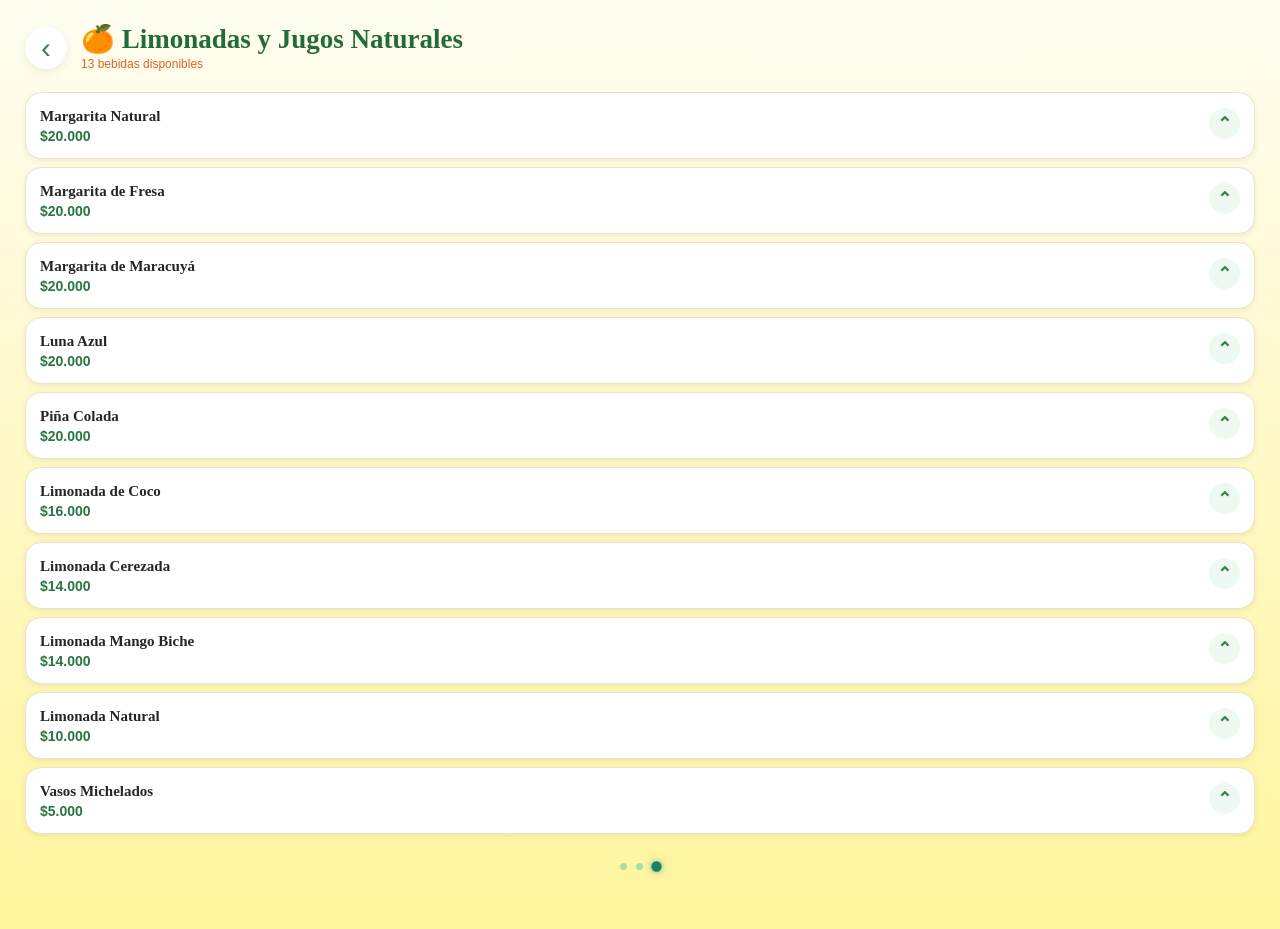
<file: Menus/LimonadasyJugosNaturales.html>
<!DOCTYPE html>
<html lang="es">

<head>

    <meta charset="UTF-8">

    <meta
        name="viewport"
        content="width=device-width, initial-scale=1.0"
    >
    <title>Limonadas y Jugos Naturales - KZ Girasol</title>
    <link rel="stylesheet" href="../Estilos/style1.css">
    <link rel="icon" type="image/png" href="../Logo KZ/IMG_20260806_122314.png">
</head>


<body>

    <main class="productos-container">

        <!-- ENCABEZADO -->

        <header class="productos-header">

            <a
                href="../menu.html"
                class="btn-regresar"
                aria-label="Volver al menú"
            >
                ‹
            </a>


            <div class="categoria-info">

                <h1>
                    🍊 Limonadas y Jugos Naturales
                </h1>

                <p>
                    13 bebidas disponibles
                </p>

            </div>

        </header>


        <!-- PRODUCTOS -->

        <section class="productos-lista">


            <!-- 1 -->

            <details
                class="producto-card"
            >

                <summary>

                    <div class="producto-info">

                        <h2>
                            Margarita Natural
                        </h2>

                        <strong>
                            $20.000
                        </strong>

                    </div>

                    <span class="flecha"></span>

                </summary>

            </details>


            <!-- 2 -->

            <details class="producto-card">

                <summary>

                    <div class="producto-info">

                        <h2>
                            Margarita de Fresa
                        </h2>

                        <strong>
                            $20.000
                        </strong>

                    </div>

                    <span class="flecha"></span>

                </summary>

            </details>


            <!-- 3 -->

            <details class="producto-card">

                <summary>

                    <div class="producto-info">

                        <h2>
                            Margarita de Maracuyá
                        </h2>

                        <strong>
                            $20.000
                        </strong>

                    </div>

                    <span class="flecha"></span>

                </summary>

            </details>


            <!-- 4 -->

            <details class="producto-card">

                <summary>

                    <div class="producto-info">

                        <h2>
                            Luna Azul
                        </h2>

                        <strong>
                            $20.000
                        </strong>

                    </div>

                    <span class="flecha"></span>

                </summary>

            </details>


            <!-- 5 -->

            <details class="producto-card">

                <summary>

                    <div class="producto-info">

                        <h2>
                            Piña Colada
                        </h2>

                        <strong>
                            $20.000
                        </strong>

                    </div>

                    <span class="flecha"></span>

                </summary>

            </details>


            <!-- 6 -->

            <details class="producto-card">

                <summary>

                    <div class="producto-info">

                        <h2>
                            Limonada de Coco
                        </h2>

                        <strong>
                            $16.000
                        </strong>

                    </div>

                    <span class="flecha"></span>

                </summary>

            </details>


            <!-- 7 -->

            <details class="producto-card">

                <summary>

                    <div class="producto-info">

                        <h2>
                            Limonada Cerezada
                        </h2>

                        <strong>
                            $14.000
                        </strong>

                    </div>

                    <span class="flecha"></span>

                </summary>

            </details>


            <!-- 8 -->

            <details class="producto-card">

                <summary>

                    <div class="producto-info">

                        <h2>
                            Limonada Mango Biche
                        </h2>

                        <strong>
                            $14.000
                        </strong>

                    </div>

                    <span class="flecha"></span>

                </summary>

            </details>


            <!-- 9 -->

            <details class="producto-card">

                <summary>

                    <div class="producto-info">

                        <h2>
                            Limonada Natural
                        </h2>

                        <strong>
                            $10.000
                        </strong>

                    </div>

                    <span class="flecha"></span>

                </summary>

            </details>


            <!-- 10 -->

            <details class="producto-card">

                <summary>

                    <div class="producto-info">

                        <h2>
                            Vasos Michelados
                        </h2>

                        <strong>
                            $5.000
                        </strong>

                    </div>

                    <span class="flecha"></span>

                </summary>

            </details>


        </section>
            <!-- INDICADORES -->
         <div class="indicadores">
            <span class="indicador"></span>
            
            <span class="indicador "></span>
           
            <span class="indicador activo"></span>
         </div> 
    </main>

</body>

</html>
</file>
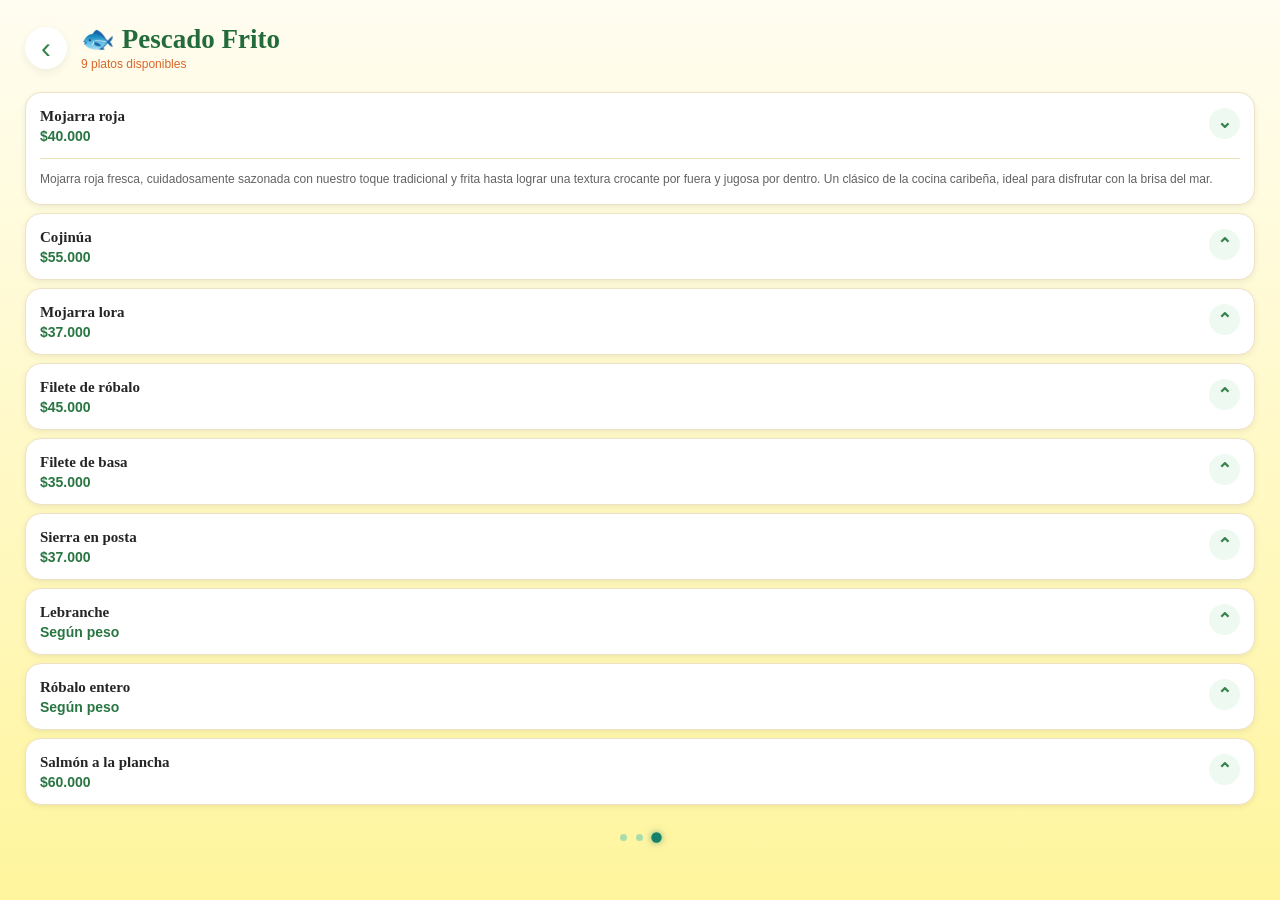
<file: Menus/PescadoFrito.html>
<!DOCTYPE html>
<html lang="es">

<head>

    <meta charset="UTF-8">

    <meta
        name="viewport"
        content="width=device-width, initial-scale=1.0"
    >

    <title>Pescado Frito - KZ Girasol</title>
    <link rel="stylesheet" href="../Estilos/style1.css">
    <link rel="icon" type="image/png" href="../Logo KZ/IMG_20260806_122314.png">
</head>


<body>

    <main class="productos-container">


        <!-- ==========================================
             ENCABEZADO
             ========================================== -->

        <header class="productos-header">

            <!-- VOLVER AL MENÚ -->

            <a
                href="../menu.html"
                class="btn-regresar"
                aria-label="Volver al menú"
            >
                ‹
            </a>


            <!-- INFORMACIÓN DE LA CATEGORÍA -->

            <div class="categoria-info">

                <h1>
                    🐟 Pescado Frito
                </h1>

                <p>
                    9 platos disponibles
                </p>

            </div>

        </header>


        <!-- ==========================================
             LISTA DE PESCADOS
             ========================================== -->

        <section class="productos-lista">


            <!-- ======================================
                 1. MOJARRA ROJA
                 ====================================== -->

            <details
                class="producto-card"
                open
            >

                <summary>

                    <div class="producto-info">

                        <h2>
                            Mojarra roja
                        </h2>

                        <strong>
                            $40.000
                        </strong>

                    </div>

                    <span class="flecha"></span>

                </summary>


                <div class="producto-descripcion">

                    <p>
                        Mojarra roja fresca, cuidadosamente
                        sazonada con nuestro toque tradicional
                        y frita hasta lograr una textura
                        crocante por fuera y jugosa por dentro.
                        Un clásico de la cocina caribeña, ideal
                        para disfrutar con la brisa del mar.
                    </p>

                </div>

            </details>



            <!-- ======================================
                 2. COJINÚA
                 ====================================== -->

            <details class="producto-card">

                <summary>

                    <div class="producto-info">

                        <h2>
                            Cojinúa
                        </h2>

                        <strong>
                            $55.000
                        </strong>

                    </div>

                    <span class="flecha"></span>

                </summary>


                <div class="producto-descripcion">

                    <p>
                        Cojinúa fresca preparada al estilo
                        de la costa, sazonada con especias
                        de la casa y frita a la perfección
                        para conservar todo su sabor natural.
                        Una experiencia auténtica de mar
                        y tradición.
                    </p>

                </div>

            </details>



            <!-- ======================================
                 3. MOJARRA LORA
                 ====================================== -->

            <details class="producto-card">

                <summary>

                    <div class="producto-info">

                        <h2>
                            Mojarra lora
                        </h2>

                        <strong>
                            $37.000
                        </strong>

                    </div>

                    <span class="flecha"></span>

                </summary>


                <div class="producto-descripcion">

                    <p>
                        Mojarra lora fresca, sazonada con
                        sabores tradicionales y frita para
                        obtener una textura dorada y crocante.
                        Un plato lleno de sabor que representa
                        la esencia de nuestra cocina caribeña.
                    </p>

                </div>

            </details>



            <!-- ======================================
                 4. FILETE DE RÓBALO
                 ====================================== -->

            <details class="producto-card">

                <summary>

                    <div class="producto-info">

                        <h2>
                            Filete de róbalo
                        </h2>

                        <strong>
                            $45.000
                        </strong>

                    </div>

                    <span class="flecha"></span>

                </summary>


                <div class="producto-descripcion">

                    <p>
                        Filete de róbalo fresco, cuidadosamente
                        sazonado y frito hasta alcanzar el punto
                        perfecto de cocción, conservando su
                        suavidad y delicado sabor. Una opción
                        ligera con todo el encanto del mar.
                    </p>

                </div>

            </details>



            <!-- ======================================
                 5. FILETE DE BASA
                 ====================================== -->

            <details class="producto-card">

                <summary>

                    <div class="producto-info">

                        <h2>
                            Filete de basa
                        </h2>

                        <strong>
                            $35.000
                        </strong>

                    </div>

                    <span class="flecha"></span>

                </summary>


                <div class="producto-descripcion">

                    <p>
                        Filete de basa fresco, preparado con
                        nuestro sazón especial y frito para
                        lograr una textura suave y dorada.
                        Un plato sencillo, delicioso y lleno
                        de sabor.
                    </p>

                </div>

            </details>



            <!-- ======================================
                 6. SIERRA EN POSTA
                 ====================================== -->

            <details class="producto-card">

                <summary>

                    <div class="producto-info">

                        <h2>
                            Sierra en posta
                        </h2>

                        <strong>
                            $37.000
                        </strong>

                    </div>

                    <span class="flecha"></span>

                </summary>


                <div class="producto-descripcion">

                    <p>
                        Posta de sierra fresca, sazonada con
                        nuestra receta tradicional y frita
                        al estilo costeño para resaltar su
                        sabor auténtico. Un plato con todo
                        el carácter de la cocina del Caribe.
                    </p>

                </div>

            </details>



            <!-- ======================================
                 7. LEBRANCHE
                 ====================================== -->

            <details class="producto-card">

                <summary>

                    <div class="producto-info">

                        <h2>
                            Lebranche
                        </h2>

                        <strong>
                            Según peso
                        </strong>

                    </div>

                    <span class="flecha"></span>

                </summary>


                <div class="producto-descripcion">

                    <p>
                        Lebranche fresco preparado según peso,
                        sazonado con nuestro toque de la casa
                        y llevado a la mesa con todo el sabor
                        del mar Caribe.
                    </p>

                </div>

            </details>



            <!-- ======================================
                 8. RÓBALO ENTERO
                 ====================================== -->

            <details class="producto-card">

                <summary>

                    <div class="producto-info">

                        <h2>
                            Róbalo entero
                        </h2>

                        <strong>
                            Según peso
                        </strong>

                    </div>

                    <span class="flecha"></span>

                </summary>


                <div class="producto-descripcion">

                    <p>
                        Róbalo entero fresco, seleccionado
                        según peso y preparado con nuestro
                        sazón tradicional para resaltar
                        su textura, frescura y exquisito
                        sabor.
                    </p>

                </div>

            </details>



            <!-- ======================================
                 9. SALMÓN A LA PLANCHA
                 ====================================== -->

            <details class="producto-card">

                <summary>

                    <div class="producto-info">

                        <h2>
                            Salmón a la plancha
                        </h2>

                        <strong>
                            $60.000
                        </strong>

                    </div>

                    <span class="flecha"></span>

                </summary>


                <div class="producto-descripcion">

                    <p>
                        Salmón fresco preparado a la plancha
                        con nuestro toque especial, conservando
                        su suavidad y sabor natural. Una opción
                        elegante que combina la frescura del
                        mar con una preparación ligera.
                    </p>

                </div>

            </details>


        </section>


        <!-- ==========================================
             INDICADORES
             ========================================== -->

        <div class="indicadores">

            <span class="indicador"></span>

            <span class="indicador"></span>

            <span class="indicador activo"></span>

        </div>


    </main>

</body>

</html>
</file>
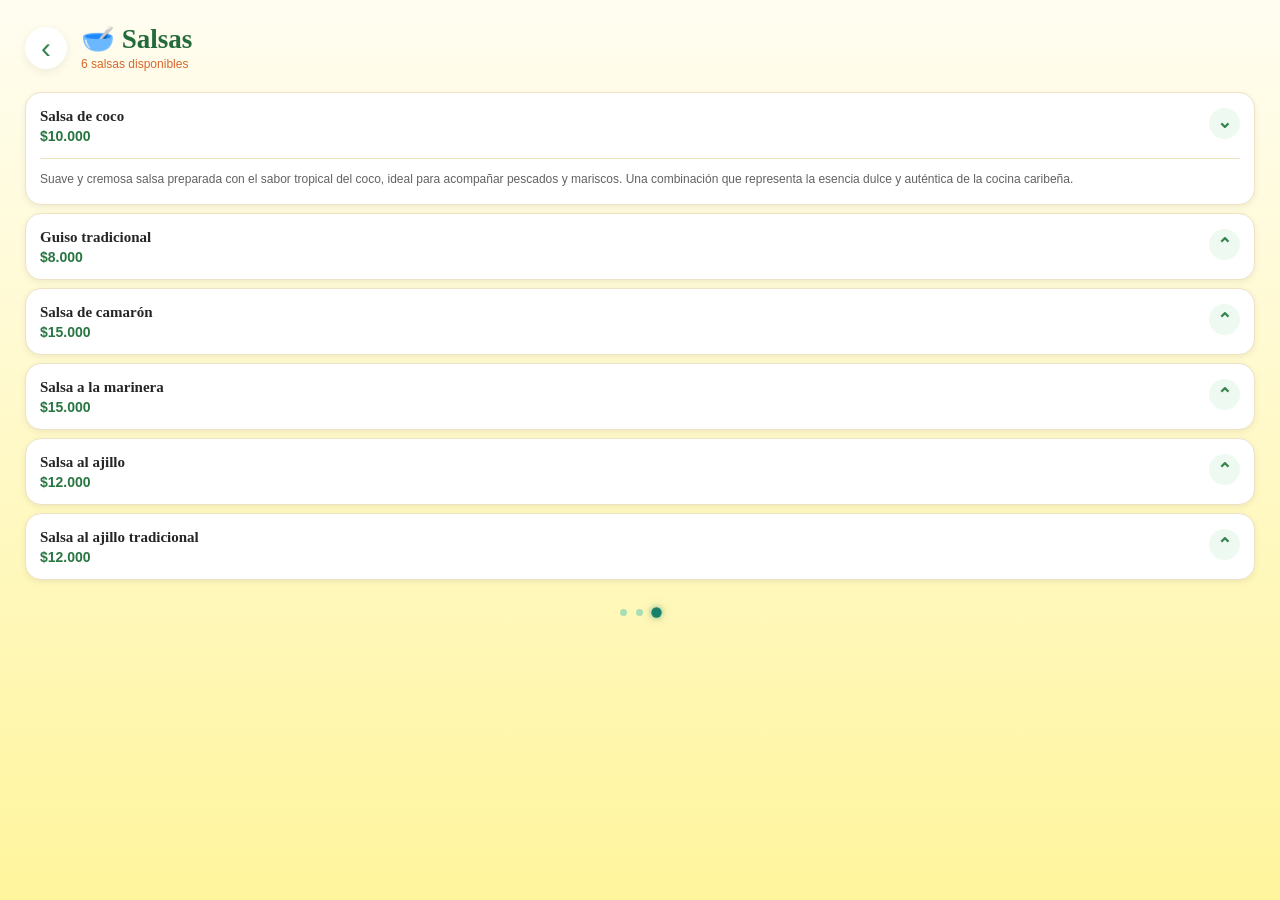
<file: Menus/Salsas.html>
<!DOCTYPE html>

<html lang="es">

<head>

    <meta charset="UTF-8">

    <meta
        name="viewport"
        content="width=device-width, initial-scale=1.0"
    >
    <title>Salsas - KZ Girasol</title>
    <link rel="icon" type="image/png" href="../Logo KZ/IMG_20260806_122314.png">
    <link rel="stylesheet" href="../Estilos/style1.css">

</head>


<body>


    <main class="productos-container">


        <!-- ==========================================
             ENCABEZADO
             ========================================== -->

        <header class="productos-header">


            <!-- VOLVER AL MENÚ -->

            <a
                href="../menu.html"
                class="btn-regresar"
                aria-label="Volver al menú"
            >
                ‹
            </a>


            <!-- NOMBRE DE LA CATEGORÍA -->

            <div class="categoria-info">

                <h1>
                    🥣 Salsas
                </h1>

                <p>
                    6 salsas disponibles
                </p>

            </div>


        </header>



        <!-- ==========================================
             LISTA DE SALSAS
             ========================================== -->

        <section class="productos-lista">



            <!-- ======================================
                 1. SALSA DE COCO
                 ====================================== -->

            <details
                class="producto-card"
                open
            >

                <summary>

                    <div class="producto-info">

                        <h2>
                            Salsa de coco
                        </h2>

                        <strong>
                            $10.000
                        </strong>

                    </div>

                    <span class="flecha"></span>

                </summary>


                <div class="producto-descripcion">

                    <p>
                        Suave y cremosa salsa preparada con el
                        sabor tropical del coco, ideal para
                        acompañar pescados y mariscos. Una
                        combinación que representa la esencia
                        dulce y auténtica de la cocina caribeña.
                    </p>

                </div>

            </details>



            <!-- ======================================
                 2. GUISO TRADICIONAL
                 ====================================== -->

            <details class="producto-card">

                <summary>

                    <div class="producto-info">

                        <h2>
                            Guiso tradicional
                        </h2>

                        <strong>
                            $8.000
                        </strong>

                    </div>

                    <span class="flecha"></span>

                </summary>


                <div class="producto-descripcion">

                    <p>
                        Preparación clásica de nuestra cocina,
                        elaborada con vegetales frescos y
                        especias seleccionadas que aportan un
                        sabor casero, lleno de tradición y el
                        auténtico sazón de la costa.
                    </p>

                </div>

            </details>



            <!-- ======================================
                 3. SALSA DE CAMARÓN
                 ====================================== -->

            <details class="producto-card">

                <summary>

                    <div class="producto-info">

                        <h2>
                            Salsa de camarón
                        </h2>

                        <strong>
                            $15.000
                        </strong>

                    </div>

                    <span class="flecha"></span>

                </summary>


                <div class="producto-descripcion">

                    <p>
                        Deliciosa salsa elaborada con camarones
                        seleccionados, preparados en una reducción
                        de mantequilla, vino blanco, crema de leche,
                        cebolla y ají dulce rojo, logrando una
                        preparación cremosa, aromática y llena de
                        sabor que resalta la frescura del mar.
                    </p>

                </div>

            </details>



            <!-- ======================================
                 4. SALSA A LA MARINERA
                 ====================================== -->

            <details class="producto-card">

                <summary>

                    <div class="producto-info">

                        <h2>
                            Salsa a la marinera
                        </h2>

                        <strong>
                            $15.000
                        </strong>

                    </div>

                    <span class="flecha"></span>

                </summary>


                <div class="producto-descripcion">

                    <p>
                        Exquisita salsa elaborada con una selección
                        de mariscos frescos, preparados en una
                        reducción de mantequilla, vino blanco,
                        crema de leche y especias seleccionadas,
                        logrando una combinación cremosa, aromática
                        y llena de sabor que representa la frescura
                        y tradición del mar Caribe.
                    </p>

                </div>

            </details>



            <!-- ======================================
                 5. SALSA AL AJILLO
                 ====================================== -->

            <details class="producto-card">

                <summary>

                    <div class="producto-info">

                        <h2>
                            Salsa al ajillo
                        </h2>

                        <strong>
                            $12.000
                        </strong>

                    </div>

                    <span class="flecha"></span>

                </summary>


                <div class="producto-descripcion">

                    <p>
                        Deliciosa preparación elaborada con un
                        sofrito de pimientos rojo y verde, ajo
                        fresco y zumo de limón, combinados con
                        nuestro toque especial de la casa para
                        crear una salsa aromática, fresca y llena
                        de sabor que realza la esencia de pescados,
                        mariscos y carnes.
                    </p>

                </div>

            </details>



            <!-- ======================================
                 6. SALSA AL AJILLO TRADICIONAL
                 ====================================== -->

            <details class="producto-card">

                <summary>

                    <div class="producto-info">

                        <h2>
                            Salsa al ajillo tradicional
                        </h2>

                        <strong>
                            $12.000
                        </strong>

                    </div>

                    <span class="flecha"></span>

                </summary>


                <div class="producto-descripcion">

                    <p>
                        Deliciosa salsa preparada con ajo fresco,
                        mantequilla, vino blanco, crema de leche
                        y especias seleccionadas, logrando una
                        textura cremosa y un aroma intenso que
                        resalta el sabor natural de pescados,
                        mariscos y carnes.
                    </p>

                </div>

            </details>



        </section>



        <!-- ==========================================
             INDICADORES
             ========================================== -->

        <div class="indicadores">

            <span class="indicador"></span>

            <span class="indicador"></span>

            <span class="indicador activo"></span>

        </div>


    </main>


</body>

</html>
</file>
<file: Estilos/style.css>
/* =========================================
   CONFIGURACIÓN GENERAL
   ========================================= */

* {
    margin: 0;
    padding: 0;
    box-sizing: border-box;
}


body {
    min-height: 100vh;

    font-family: Georgia, "Times New Roman", serif;

    background-color: #fffde9;
}


/* =========================================
   PANTALLA PRINCIPAL
   ========================================= */

.home {

    min-height: 100vh;

    display: flex;

    flex-direction: column;

    align-items: center;

    background: linear-gradient(
        180deg,
        #fffdf1 0%,
        #fff59d 100%
    );

    padding: 40px 25px;
}


/* =========================================
   LOGO
   ========================================= */

.logo {

    width: 260px;

    max-width: 90%;

    height: auto;

    margin-top: 5px;
}


/* =========================================
   SECCIÓN DE BIENVENIDA
   ========================================= */

.bienvenida {

    width: 100%;

    display: flex;

    flex-direction: column;

    align-items: center;

    margin-top: 60px;
}


/* =========================================
   TÍTULO
   ========================================= */

.bienvenida h1 {

    text-align: center;

    color: #286b3c;

    font-size: 32px;

    line-height: 1.35;

    font-weight: bold;
}


/* =========================================
   BOTÓN VER MENÚ
   ========================================= */

.btn-menu {

    width: 100%;

    max-width: 265px;

    margin-top: 48px;

    padding: 14px 20px;

    border: none;

    border-radius: 13px;

    background: linear-gradient(
        90deg,
        #2c823b,
        #40d47a
    );

    color: white;

    font-family: Arial, sans-serif;

    font-size: 15px;

    cursor: pointer;

    transition: 0.3s ease;
}


/* =========================================
   EFECTO AL PASAR EL MOUSE
   ========================================= */

.btn-menu:hover {

    transform: scale(1.02);

    opacity: 0.9;
}


/* =========================================
   EFECTO AL PRESIONAR
   ========================================= */

.btn-menu:active {

    transform: scale(0.98);
}

/* ==========================================
   INDICADORES
   ========================================== */
/* ==========================================
   INDICADORES DE PÁGINA
   ========================================== */

.indicadores {

    display: flex;

    justify-content: center;
    align-items: center;

    gap: 9px;

    margin-top: 28px;

    padding-bottom: 18px;
}


/* ==========================================
   INDICADOR NORMAL
   ========================================== */

.indicador {

    width: 7px;
    height: 7px;

    border-radius: 50%;

    background: #63cbb5;

    opacity: 0.55;

    transform: scale(1);

    box-shadow: none;

    transition:
        width 0.3s ease,
        height 0.3s ease,
        opacity 0.3s ease,
        transform 0.3s ease,
        box-shadow 0.3s ease;
}


/* ==========================================
   INDICADOR ACTIVO
   ========================================== */

.indicador.activo {

    width: 9px;
    height: 9px;

    background: #16806a;

    opacity: 1;

    transform: scale(1.15);

    box-shadow:
        0 0 5px rgba(22, 128, 106, 0.45),
        0 0 10px rgba(22, 128, 106, 0.25);

    animation: iluminacionIndicador 2s ease-in-out infinite;
}


/* ==========================================
   ANIMACIÓN DE ILUMINACIÓN
   ========================================== */

@keyframes iluminacionIndicador {

    0% {

        transform: scale(1.05);

        box-shadow:
            0 0 4px rgba(22, 128, 106, 0.35),
            0 0 8px rgba(22, 128, 106, 0.20);

    }

    50% {

        transform: scale(1.3);

        box-shadow:
            0 0 7px rgba(22, 128, 106, 0.55),
            0 0 16px rgba(22, 128, 106, 0.30);

    }

    100% {

        transform: scale(1.05);

        box-shadow:
            0 0 4px rgba(22, 128, 106, 0.35),
            0 0 8px rgba(22, 128, 106, 0.20);

    }

}





/* ==========================================
   RESPONSIVE
   ========================================== */

@media (max-width: 360px) {

    .home {

        padding: 30px 20px;

    }


    .logo {

        width: 230px;

    }


    .bienvenida {

        margin-top: 45px;

    }


    .bienvenida h1 {

        font-size: 28px;

    }


    .btn-menu {

        max-width: 250px;

    }
}

/* ==========================================
   BOTÓN VER MENÚ
   ========================================== */

.btn-menu {

    width: 220px;
    height: 55px;

    border: none;
    border-radius: 30px;

    background-color: #0F6B45;
    color: white;

    font-size: 18px;
    font-weight: bold;

    cursor: pointer;

    display: flex;
    align-items: center;
    justify-content: center;

    gap: 10px;

    margin: 30px auto;

    box-shadow: 0 6px 15px rgba(0, 0, 0, 0.15);

    transition:
        transform 0.2s ease,
        box-shadow 0.2s ease,
        background-color 0.2s ease;
}


/* EFECTO AL PASAR EL MOUSE */

.btn-menu:hover {

    transform: translateY(-2px);

    box-shadow:
        0 8px 18px rgba(0, 0, 0, 0.20);
}


/* EFECTO AL PRESIONAR */

.btn-menu:active {

    transform: scale(0.96);

}


/* ==========================================
   TEXTO DEL BOTÓN
   ========================================== */

.texto-boton {

    display: inline-block;

}


/* ==========================================
   CÍRCULO DE CARGA
   ========================================== */

.loader {

    width: 20px;
    height: 20px;

    border: 3px solid rgba(255, 255, 255, 0.4);

    border-top: 3px solid white;

    border-radius: 50%;

    display: none;

    animation: girar 0.8s linear infinite;

}


/* ANIMACIÓN DEL CÍRCULO */

@keyframes girar {

    from {

        transform: rotate(0deg);

    }

    to {

        transform: rotate(360deg);

    }

}


/* ==========================================
   ESTADO CARGANDO
   ========================================== */

.btn-menu.cargando {

    cursor: wait;

    opacity: 0.9;

}


/* Cuando está cargando mostramos el loader */

.btn-menu.cargando .loader {

    display: inline-block;

}


/* Ocultamos el texto mientras carga */

.btn-menu.cargando .texto-boton {

    display: none;

}

/* ==========================================
   BOTÓN REGRESAR A HOME
   ========================================== */

.btn-regresar {

    position: absolute;

    top: 20px;
    left: 20px;

    width: 44px;
    height: 44px;

    display: flex;

    align-items: center;
    justify-content: center;

    background: #ffffff;

    border-radius: 50%;

    text-decoration: none;

    box-shadow:
        0 4px 12px rgba(0, 0, 0, 0.08);

    transition:
        transform 0.25s ease,
        box-shadow 0.25s ease;

    z-index: 100;

}


/* ==========================================
   FLECHA
   ========================================== */

.flecha-regresar {

    font-size: 32px;

    line-height: 1;

    color: #176b4d;

    font-family: Arial, sans-serif;

    margin-top: -3px;

    transition: opacity 0.2s ease;

}


/* ==========================================
   HOVER
   ========================================== */

.btn-regresar:hover {

    transform: translateX(-3px);

    box-shadow:
        0 6px 15px rgba(0, 0, 0, 0.12);

}


/* ==========================================
   CLICK
   ========================================== */

.btn-regresar:active {

    transform: scale(0.94);

}


/* ==========================================
   LOADER
   ========================================== */

.loader-regresar {

    display: none;

    width: 17px;
    height: 17px;

    border: 3px solid rgba(23, 107, 77, 0.25);

    border-top: 3px solid #176b4d;

    border-radius: 50%;

    animation:
        girarRegresar 0.7s linear infinite;

}


/* ==========================================
   ESTADO CARGANDO
   ========================================== */

.btn-regresar.cargando {

    pointer-events: none;

}


/* Ocultar flecha */

.btn-regresar.cargando
.flecha-regresar {

    display: none;

}


/* Mostrar loader */

.btn-regresar.cargando
.loader-regresar {

    display: block;

}


/* ==========================================
   ANIMACIÓN
   ========================================== */

@keyframes girarRegresar {

    from {

        transform: rotate(0deg);

    }

    to {

        transform: rotate(360deg);

    }

}
</file>
<file: Estilos/style1.css>
/* ==========================================
   CONFIGURACIÓN GENERAL
   ========================================== */

* {
    margin: 0;
    padding: 0;
    box-sizing: border-box;
}


body {
    min-height: 100vh;

    font-family: Georgia, "Times New Roman", serif;

    background-color: #fffde9;
}


/* ==========================================
   CONTENEDOR PRINCIPAL DEL MENÚ
   ========================================== */

.menu-container {
    min-height: 100vh;

    display: flex;

    flex-direction: column;

    align-items: center;

    background: linear-gradient(
        180deg,
        #fffdf1 0%,
        #fff59d 100%
    );

    padding: 40px 25px;
}


/* ==========================================
   ENCABEZADO
   ========================================== */

.menu-header {
    width: 100%;
    margin-bottom: 25px;
}

.menu-header h1 {
    margin: 0;

    font-family: Georgia, "Times New Roman", serif;

    font-size: 32px;
    font-weight: bold;

    line-height: 1.1;

    color: #286b3c;
}

.menu-header p {
    margin-top: 5px;

    font-family: Arial, sans-serif;

    font-size: 11px;

    font-weight: normal;

    color: #d96b2b;
}


/* ==========================================
   GRID DE CATEGORÍAS
   ========================================== */

.categorias {
    width: 100%;

    display: grid;

    grid-template-columns: repeat(2, minmax(0, 1fr));

    column-gap: 22px;
    row-gap: 10px;

    align-items: stretch;
}


/* ==========================================
   CARD DE CATEGORÍA
   ========================================== */

.categoria-card {
    width: 100%;
    height: 105px;

    display: flex;

    flex-direction: column;

    align-items: center;

    justify-content: center;

    text-align: center;

    padding: 8px;

    background-color: #ffffff;

    border: 1px solid #eadfe3;

    border-radius: 17px;

    text-decoration: none;

    box-shadow:
        0 2px 6px rgba(0, 0, 0, 0.04);

    transition:
        transform 0.2s ease,
        box-shadow 0.2s ease;
}


/* ==========================================
   ICONOS
   ========================================== */

.icono {
    width: 40px;
    height: 38px;

    display: flex;

    align-items: center;
    justify-content: center;

    margin-bottom: 4px;

    font-size: 27px;

    line-height: 1;
}


/* ==========================================
   NOMBRE DE CATEGORÍA
   ========================================== */

.categoria-card h2 {
    margin: 0;

    font-family: Georgia, "Times New Roman", serif;

    font-size: 14px;

    font-weight: bold;

    line-height: 1.1;

    text-align: center;

    color: #286b3c;
}


/* ==========================================
   CANTIDAD
   ========================================== */

.categoria-card span {
    margin-top: 4px;

    font-family: Arial, sans-serif;

    font-size: 10px;

    font-weight: normal;

    color: #c29bbb;
}


/* ==========================================
   EFECTO AL PASAR EL MOUSE
   ========================================== */

.categoria-card:hover {
    transform: translateY(-2px);

    box-shadow:
        0 6px 14px rgba(0, 0, 0, 0.08);
}


/* ==========================================
   EFECTO AL PRESIONAR
   ========================================== */

.categoria-card:active {
    transform: scale(0.97);
}


/* ==========================================
   RESPONSIVE - CELULARES PEQUEÑOS
   ========================================== */

@media (max-width: 360px) {

    .menu-container {
        padding-left: 18px;
        padding-right: 18px;
    }

    .menu-header {
        margin-bottom: 22px;
    }

    .menu-header h1 {
        font-size: 30px;
    }

    .categorias {
        grid-template-columns: repeat(2, minmax(0, 1fr));

        column-gap: 12px;
        row-gap: 9px;
    }

    .categoria-card {
        height: 105px;
    }

    .categoria-card h2 {
        font-size: 13px;
    }

    .icono {
        font-size: 25px;
    }

    .categoria-card span {
        font-size: 9px;
    }
}

/* ==========================================
   PÁGINA DE PRODUCTOS
   ========================================== */

.productos-container {
    min-height: 100vh;

    display: flex;

    flex-direction: column;

    align-items: center;

    background: linear-gradient(
        180deg,
        #fffdf1 0%,
        #fff59d 100%
    );

    padding: 40px 25px;
}


/* =====================================================
   ENCABEZADO
   ===================================================== */

.productos-header {

    width: 100%;

    display: flex;

    align-items: center;

    gap: 14px;

    margin-bottom: 20px;
}


/* =====================================================
   BOTÓN REGRESAR
   ===================================================== */

.btn-regresar {

    width: 42px;
    height: 42px;

    flex-shrink: 0;

    display: flex;

    align-items: center;
    justify-content: center;

    border-radius: 50%;

    background: #ffffff;

    color: #39834d;

    text-decoration: none;

    font-family: Arial, sans-serif;

    font-size: 30px;

    line-height: 1;

    box-shadow:
        0 3px 10px rgba(0, 0, 0, 0.07);

    transition: transform 0.2s ease;
}


.btn-regresar:hover {

    transform: scale(1.05);
}


.btn-regresar:active {

    transform: scale(0.94);
}


/* =====================================================
   INFORMACIÓN DE LA CATEGORÍA
   ===================================================== */

.categoria-info {

    display: flex;

    flex-direction: column;

    justify-content: center;
}


.categoria-info h1 {

    margin: 0;

    color: #236b3b;

    font-family:
        Georgia,
        "Times New Roman",
        serif;

    font-size: 27px;

    font-weight: bold;

    line-height: 1.05;
}


.categoria-info p {

    margin: 4px 0 0;

    color: #d9662a;

    font-family: Arial, sans-serif;

    font-size: 12px;

    line-height: 1.2;
}


/* =====================================================
   LISTA
   ===================================================== */

.productos-lista {

    width: 100%;

    display: flex;

    flex-direction: column;

    gap: 8px;
}


/* =====================================================
   TARJETA
   ===================================================== */

.producto-card {

    width: 100%;

    box-sizing: border-box;

    background: #ffffff;

    border: 1px solid #eee2c6;

    border-radius: 16px;

    overflow: hidden;

    box-shadow:
        0 2px 6px rgba(0, 0, 0, 0.07);

    transition: box-shadow 0.2s ease;
}


.producto-card:hover {

    box-shadow:
        0 4px 10px rgba(0, 0, 0, 0.09);
}


/* =====================================================
   CABECERA DE LA TARJETA
   ===================================================== */

.producto-card summary {

    min-height: 65px;

    box-sizing: border-box;

    display: flex;

    align-items: flex-start;

    justify-content: space-between;

    gap: 12px;

    padding: 14px 14px 12px;

    cursor: pointer;

    list-style: none;

    -webkit-tap-highlight-color: transparent;
}


/* Quitar flecha automática */

.producto-card summary::-webkit-details-marker {

    display: none;
}


.producto-card summary::marker {

    display: none;
}


/* =====================================================
   INFORMACIÓN DEL PLATO
   ===================================================== */

.producto-info {

    min-width: 0;

    flex: 1;

    display: flex;

    flex-direction: column;

    justify-content: flex-start;
}


.producto-info h2 {

    margin: 0;

    color: #252525;

    font-family:
        Georgia,
        "Times New Roman",
        serif;

    font-size: 15px;

    font-weight: bold;

    line-height: 1.25;
}


.producto-info strong {

    margin-top: 4px;

    color: #297642;

    font-family: Arial, sans-serif;

    font-size: 14px;

    font-weight: bold;

    line-height: 1;
}


/* =====================================================
   FLECHA
   ===================================================== */

.flecha {

    width: 31px;
    height: 31px;

    flex-shrink: 0;

    position: relative;

    display: flex;

    align-items: center;
    justify-content: center;

    margin-top: 1px;

    border-radius: 50%;

    background: #eefaf1;
}


/* =====================================================
   TEXTO VISIBLE
   FLECHA HACIA ABAJO
   ===================================================== */

.flecha::before {

    content: "⌄";

    position: absolute;

    top: 50%;
    left: 50%;

    transform:
        translate(-50%, -58%);

    color: #39834d;

    font-family: Arial, sans-serif;

    font-size: 18px;

    font-weight: bold;

    line-height: 1;
}


/* =====================================================
   TEXTO OCULTO
   FLECHA HACIA ARRIBA
   ===================================================== */

.producto-card:not([open])
.flecha::before {

    content: "⌃";

    transform:
        translate(-50%, -42%);
}


/* =====================================================
   DESCRIPCIÓN
   ===================================================== */

.producto-descripcion {

    padding: 0 14px 14px;
}


.producto-descripcion p {

    margin: 0;

    padding-top: 11px;

    border-top: 1px solid #eee4bb;

    color: #626262;

    font-family: Arial, sans-serif;

    font-size: 12px;

    line-height: 1.65;
}


/* =====================================================
   EFECTO AL TOCAR
   ===================================================== */

.producto-card summary:active {

    background: #fffef7;
}


/* =====================================================
   ANIMACIÓN
   ===================================================== */

.producto-descripcion {

    animation:
        aparecerDescripcion 0.2s ease;
}


@keyframes aparecerDescripcion {

    from {

        opacity: 0;

        transform: translateY(-3px);
    }

    to {

        opacity: 1;

        transform: translateY(0);
    }
}


/* =====================================================
   CELULARES PEQUEÑOS
   ===================================================== */

@media (max-width: 360px) {

    .productos-container {

        padding-left: 11px;

        padding-right: 11px;
    }


    .productos-header {

        gap: 11px;

        margin-bottom: 16px;
    }


    .btn-regresar {

        width: 38px;

        height: 38px;

        font-size: 27px;
    }


    .categoria-info h1 {

        font-size: 24px;
    }


    .categoria-info p {

        font-size: 11px;
    }


    .producto-card summary {

        padding: 13px 12px 11px;
    }


    .producto-info h2 {

        font-size: 14px;
    }


    .producto-info strong {

        font-size: 13px;
    }


    .producto-descripcion {

        padding-left: 12px;

        padding-right: 12px;

        padding-bottom: 13px;
    }


    .producto-descripcion p {

        font-size: 11px;

        line-height: 1.6;
    }

}


/* =====================================================
   PORTÁTIL / PC
   ===================================================== */

@media (min-width: 700px) {

    .productos-container {

        min-height: 100vh;

        margin: 0 auto;

        padding-top: 25px;

        padding-bottom: 40px;
    }

}

/* ==========================================
   INDICADORES DE PÁGINA
   ========================================== */

.indicadores {

    display: flex;

    justify-content: center;
    align-items: center;

    gap: 9px;

    margin-top: 28px;

    padding-bottom: 18px;
}


/* ==========================================
   INDICADOR NORMAL
   ========================================== */

.indicador {

    width: 7px;
    height: 7px;

    border-radius: 50%;

    background: #63cbb5;

    opacity: 0.55;

    transform: scale(1);

    box-shadow: none;

    transition:
        width 0.3s ease,
        height 0.3s ease,
        opacity 0.3s ease,
        transform 0.3s ease,
        box-shadow 0.3s ease;
}


/* ==========================================
   INDICADOR ACTIVO
   ========================================== */

.indicador.activo {

    width: 9px;
    height: 9px;

    background: #16806a;

    opacity: 1;

    transform: scale(1.15);

    box-shadow:
        0 0 5px rgba(22, 128, 106, 0.45),
        0 0 10px rgba(22, 128, 106, 0.25);

    animation: iluminacionIndicador 2s ease-in-out infinite;
}


/* ==========================================
   ANIMACIÓN DE ILUMINACIÓN
   ========================================== */

@keyframes iluminacionIndicador {

    0% {

        transform: scale(1.05);

        box-shadow:
            0 0 4px rgba(22, 128, 106, 0.35),
            0 0 8px rgba(22, 128, 106, 0.20);

    }

    50% {

        transform: scale(1.3);

        box-shadow:
            0 0 7px rgba(22, 128, 106, 0.55),
            0 0 16px rgba(22, 128, 106, 0.30);

    }

    100% {

        transform: scale(1.05);

        box-shadow:
            0 0 4px rgba(22, 128, 106, 0.35),
            0 0 8px rgba(22, 128, 106, 0.20);

    }

}
</file>
